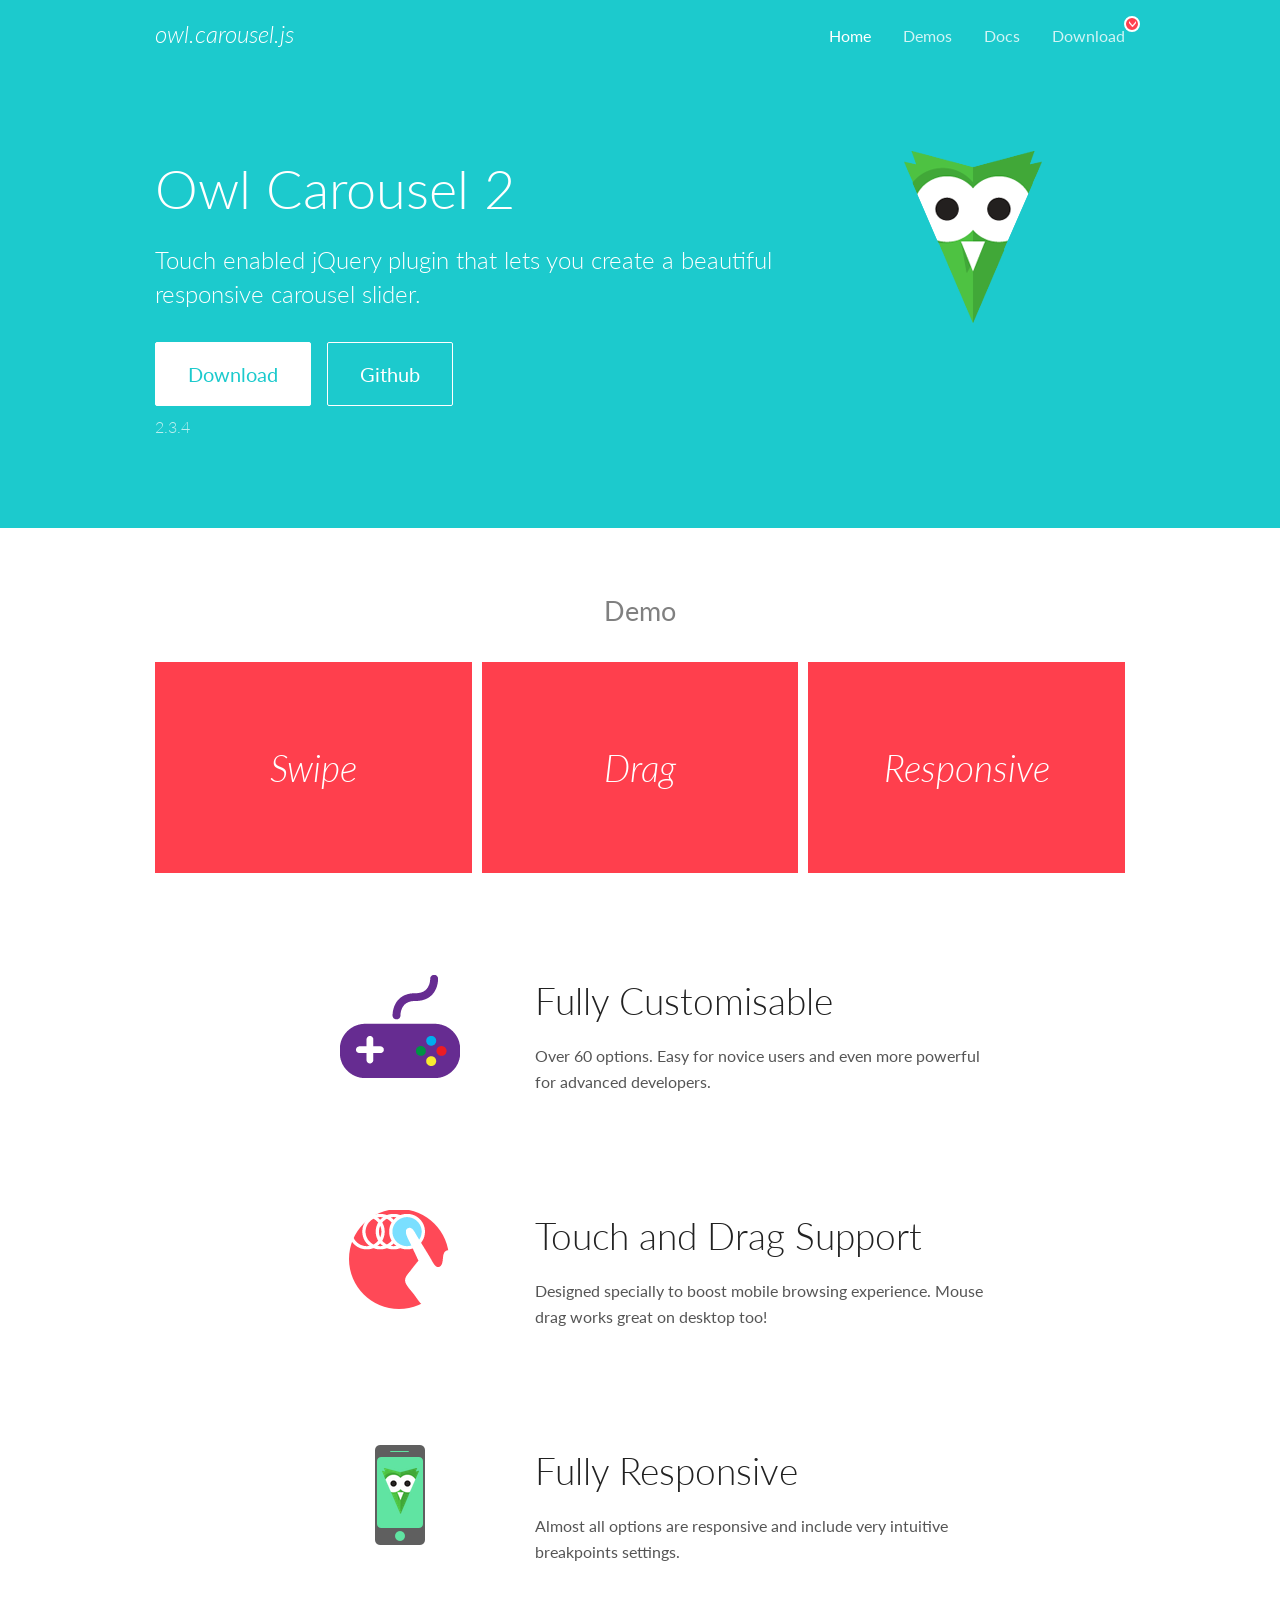
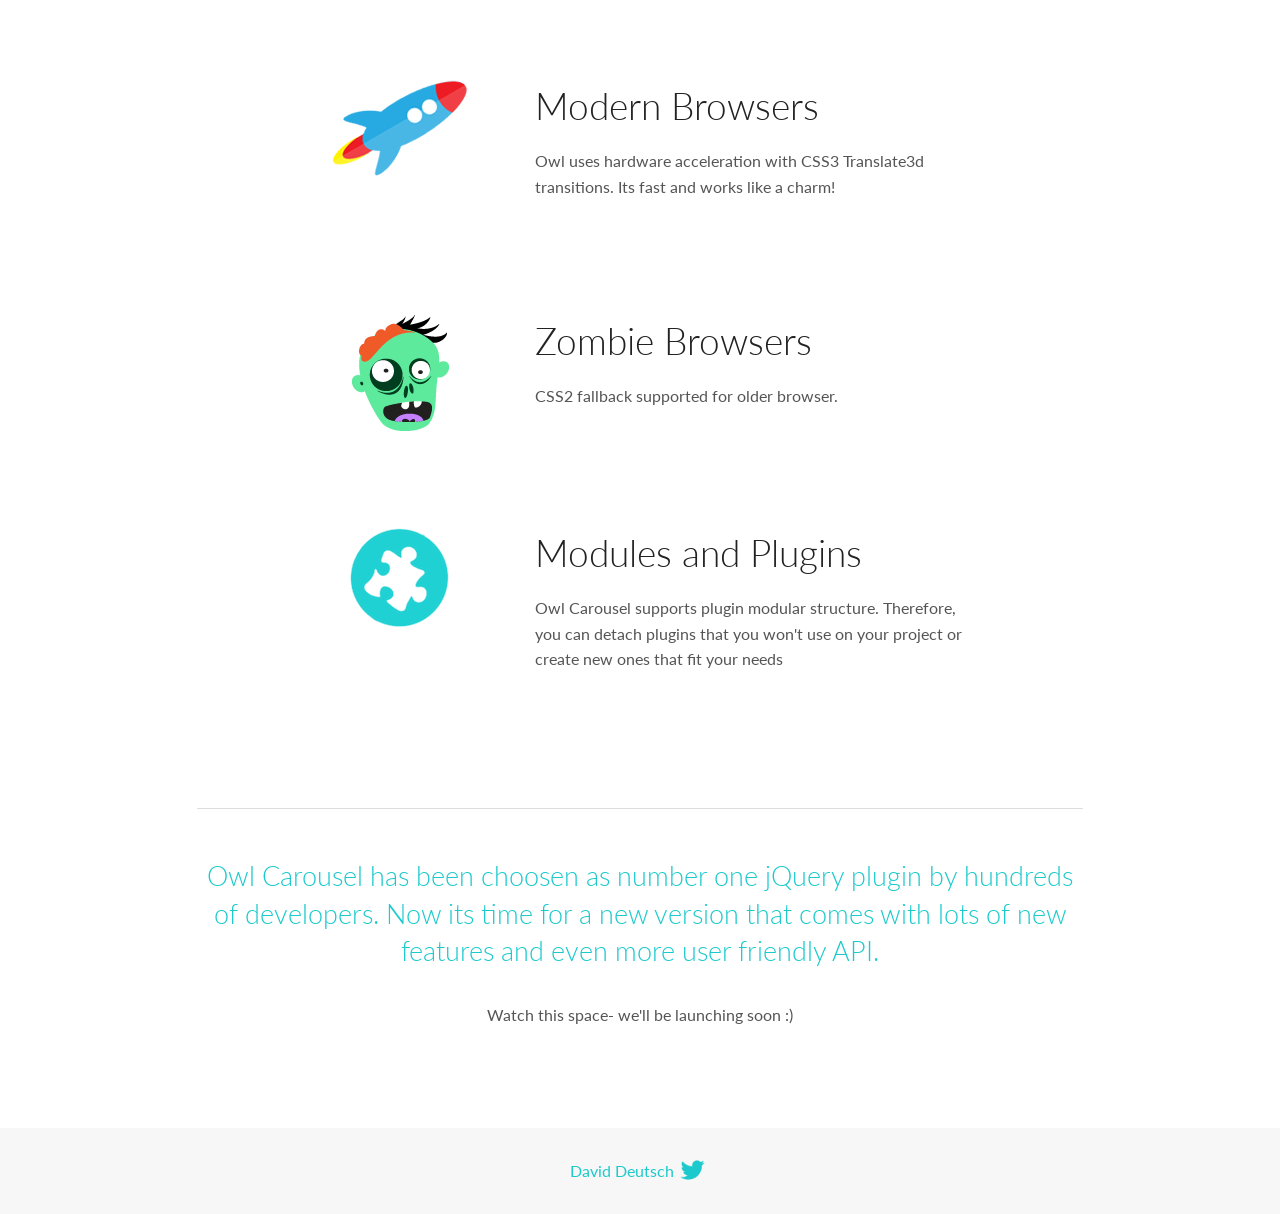
<file: frontend/OwlCarousel2-2.3.4/docs/index.html>
<!DOCTYPE html>
<html lang="en">
  <head>

    <!-- head -->
    <meta charset="utf-8">
    <meta name="msapplication-tap-highlight" content="no" />
    <meta name="viewport" content="width=device-width, initial-scale=1.0" />
    <meta name="description" content="Touch enabled jQuery plugin that lets you create beautiful responsive carousel slider.">
    <meta name="author" content="David Deutsch">
    <title>
      Home | Owl Carousel | 2.3.4
    </title>

    <!-- Stylesheets -->
    <link href='https://fonts.googleapis.com/css?family=Lato:300,400,700,400italic,300italic' rel='stylesheet' type='text/css'>
    <link rel="stylesheet" href="assets/css/docs.theme.min.css">

    <!-- Owl Stylesheets -->
    <link rel="stylesheet" href="assets/owlcarousel/assets/owl.carousel.min.css">
    <link rel="stylesheet" href="assets/owlcarousel/assets/owl.theme.default.min.css">

    <!-- HTML5 shim and Respond.js IE8 support of HTML5 elements and media queries -->

    <!--[if lt IE 9]>
      <script src="https://oss.maxcdn.com/libs/html5shiv/3.7.0/html5shiv.js"></script>
      <script src="https://oss.maxcdn.com/libs/respond.js/1.3.0/respond.min.js"></script>
    <![endif]-->

    <!-- Favicons -->
    <link rel="apple-touch-icon-precomposed" sizes="144x144" href="assets/ico/apple-touch-icon-144-precomposed.png">
    <link rel="shortcut icon" href="assets/ico/favicon.png">
    <link rel="shortcut icon" href="favicon.ico">

    <!-- Yeah i know js should not be in header. Its required for demos.-->

    <!-- javascript -->
    <script src="assets/vendors/jquery.min.js"></script>
    <script src="assets/owlcarousel/owl.carousel.js"></script>
  </head>
  <body>

    <!-- header -->
    <header class="header">
      <div class="row">
        <div class="large-12 columns">
          <div class="brand left">
            <h3>
              <a href="/OwlCarousel2/">owl.carousel.js</a> 
            </h3>
          </div>
          <a id="toggle-nav" class="right">
            <span></span> <span></span> <span></span> 
          </a> 
          <div class="nav-bar">
            <ul class="clearfix">
              <li class="active">
                <a href="/OwlCarousel2/index.html">Home</a> 
              </li>
              <li> <a href="/OwlCarousel2/demos/demos.html">Demos</a>  </li>
              <li> <a href="/OwlCarousel2/docs/started-welcome.html">Docs</a>  </li>
              <li>
                <a href="https://github.com/OwlCarousel2/OwlCarousel2/archive/2.3.4.zip">Download</a> 
                <span class="download"></span> 
              </li>
            </ul>
          </div>
        </div>
      </div>
    </header>

    <!-- home panel -->
    <section id="hero">
      <div class="row">
        <div class="large-8 medium-8 columns">
          <h1>Owl Carousel 2</h1>
          <h4>Touch enabled jQuery plugin that lets you create a beautiful responsive carousel slider.</h4>
          <a href="https://github.com/OwlCarousel2/OwlCarousel2/archive/2.3.4.zip" class="hero-button">Download</a> 
          <a href="https://github.com/OwlCarousel2/OwlCarousel2" class="hero-button outline">Github</a> 
          <p>2.3.4</p>
        </div>
        <div class="large-4 medium-4 columns">
          <img class="owl-logo" src="assets/img/owl-logo.png" alt="mr. Owl">
        </div>
      </div>
    </section>

    <!-- body -->
    <div class="home-demo">
      <div class="row">
        <div class="large-12 columns">
          <h3>Demo</h3>
          <div class="owl-carousel">
            <div class="item">
              <h2>Swipe</h2>
            </div>
            <div class="item">
              <h2>Drag</h2>
            </div>
            <div class="item">
              <h2>Responsive</h2>
            </div>
            <div class="item">
              <h2>CSS3</h2>
            </div>
            <div class="item">
              <h2>Fast</h2>
            </div>
            <div class="item">
              <h2>Easy</h2>
            </div>
            <div class="item">
              <h2>Free</h2>
            </div>
            <div class="item">
              <h2>Upgradable</h2>
            </div>
            <div class="item">
              <h2>Tons of options</h2>
            </div>
            <div class="item">
              <h2>Infinity</h2>
            </div>
            <div class="item">
              <h2>Auto Width</h2>
            </div>
          </div>
        </div>
      </div>
    </div>
    <script>
      var owl = $('.owl-carousel');
      owl.owlCarousel({
        margin: 10,
        loop: true,
        responsive: {
          0: {
            items: 1
          },
          600: {
            items: 2
          },
          1000: {
            items: 3
          }
        }
      })
    </script>

    <!-- features -->
    <div id="features">
      <div class="row">
        <div class="small-12 medium-9 small-centered columns">
          <section class="row feature">
            <div class="medium-4 small-12 columns">
              <img src="assets/img/feature-options.png" alt="">
            </div>
            <div class="medium-8 small-12 columns">
              <h2>Fully Customisable</h2>
              <p>Over 60 options. Easy for novice users and even more powerful for advanced developers.</p>
            </div>
          </section>
          <section class="row feature">
            <div class="medium-4 small-12 columns">
              <img src="assets/img/feature-drag.png" alt="">
            </div>
            <div class="medium-8 small-12 columns">
              <h2>Touch and Drag Support</h2>
              <p>Designed specially to boost mobile browsing experience. Mouse drag works great on desktop too!</p>
            </div>
          </section>
          <section class="row feature">
            <div class="medium-4 small-12 columns">
              <img src="assets/img/feature-responsive.png" alt="">
            </div>
            <div class="medium-8 small-12 columns">
              <h2>Fully Responsive</h2>
              <p>Almost all options are responsive and include very intuitive breakpoints settings.</p>
            </div>
          </section>
          <section class="row feature">
            <div class="medium-4 small-12 columns">
              <img src="assets/img/feature-modern.png" alt="">
            </div>
            <div class="medium-8 small-12 columns">
              <h2>Modern Browsers</h2>
              <p>Owl uses hardware acceleration with CSS3 Translate3d transitions. Its fast and works like a charm! </p>
            </div>
          </section>
          <section class="row feature">
            <div class="medium-4 small-12 columns">
              <img src="assets/img/feature-zombie.png" alt="">
            </div>
            <div class="medium-8 small-12 columns">
              <h2>Zombie Browsers</h2>
              <p>CSS2 fallback supported for older browser.</p>
            </div>
          </section>
          <section class="row feature">
            <div class="medium-4 small-12 columns">
              <img src="assets/img/feature-module.png" alt="">
            </div>
            <div class="medium-8 small-12 columns">
              <h2>Modules and Plugins</h2>
              <p>Owl Carousel supports plugin modular structure. Therefore, you can detach plugins that you won&#x27;t use on your project or create new ones that fit your needs</p>
            </div>
          </section>
        </div>
      </div>
    </div>

    <!-- footer -->
    <section id="teaser-text">
      <div class="row">
        <div class="small-12 medium-11 small-centered columns">
          <hr>
          <h3 id="owl-carousel-has-been-choosen-as-number-one-jquery-plugin-by-hundreds-of-developers-now-its-time-for-a-new-version-that-comes-with-lots-of-new-features-and-even-more-user-friendly-api-">Owl Carousel has been choosen as number one jQuery plugin by hundreds of developers. Now its time for a new version that comes with lots of new features and even more user friendly API.</h3>
          <p>Watch this space- we&#39;ll be launching soon :)</p>
        </div>
      </div>
    </section>

    <!-- footer -->
    <footer class="footer">
      <div class="row">
        <div class="large-12 columns">
          <h5>
            <a href="/OwlCarousel2/docs/support-contact.html">David Deutsch</a> 
            <a id="custom-tweet-button" href="https://twitter.com/share?url=https://github.com/OwlCarousel2/OwlCarousel2&text=Owl Carousel - This is so awesome! " target="_blank"></a> 
          </h5>
        </div>
      </div>
    </footer>

    <!-- vendors -->
    <script src="assets/vendors/highlight.js"></script>
    <script src="assets/js/app.js"></script>
  </body>
</html>
</file>
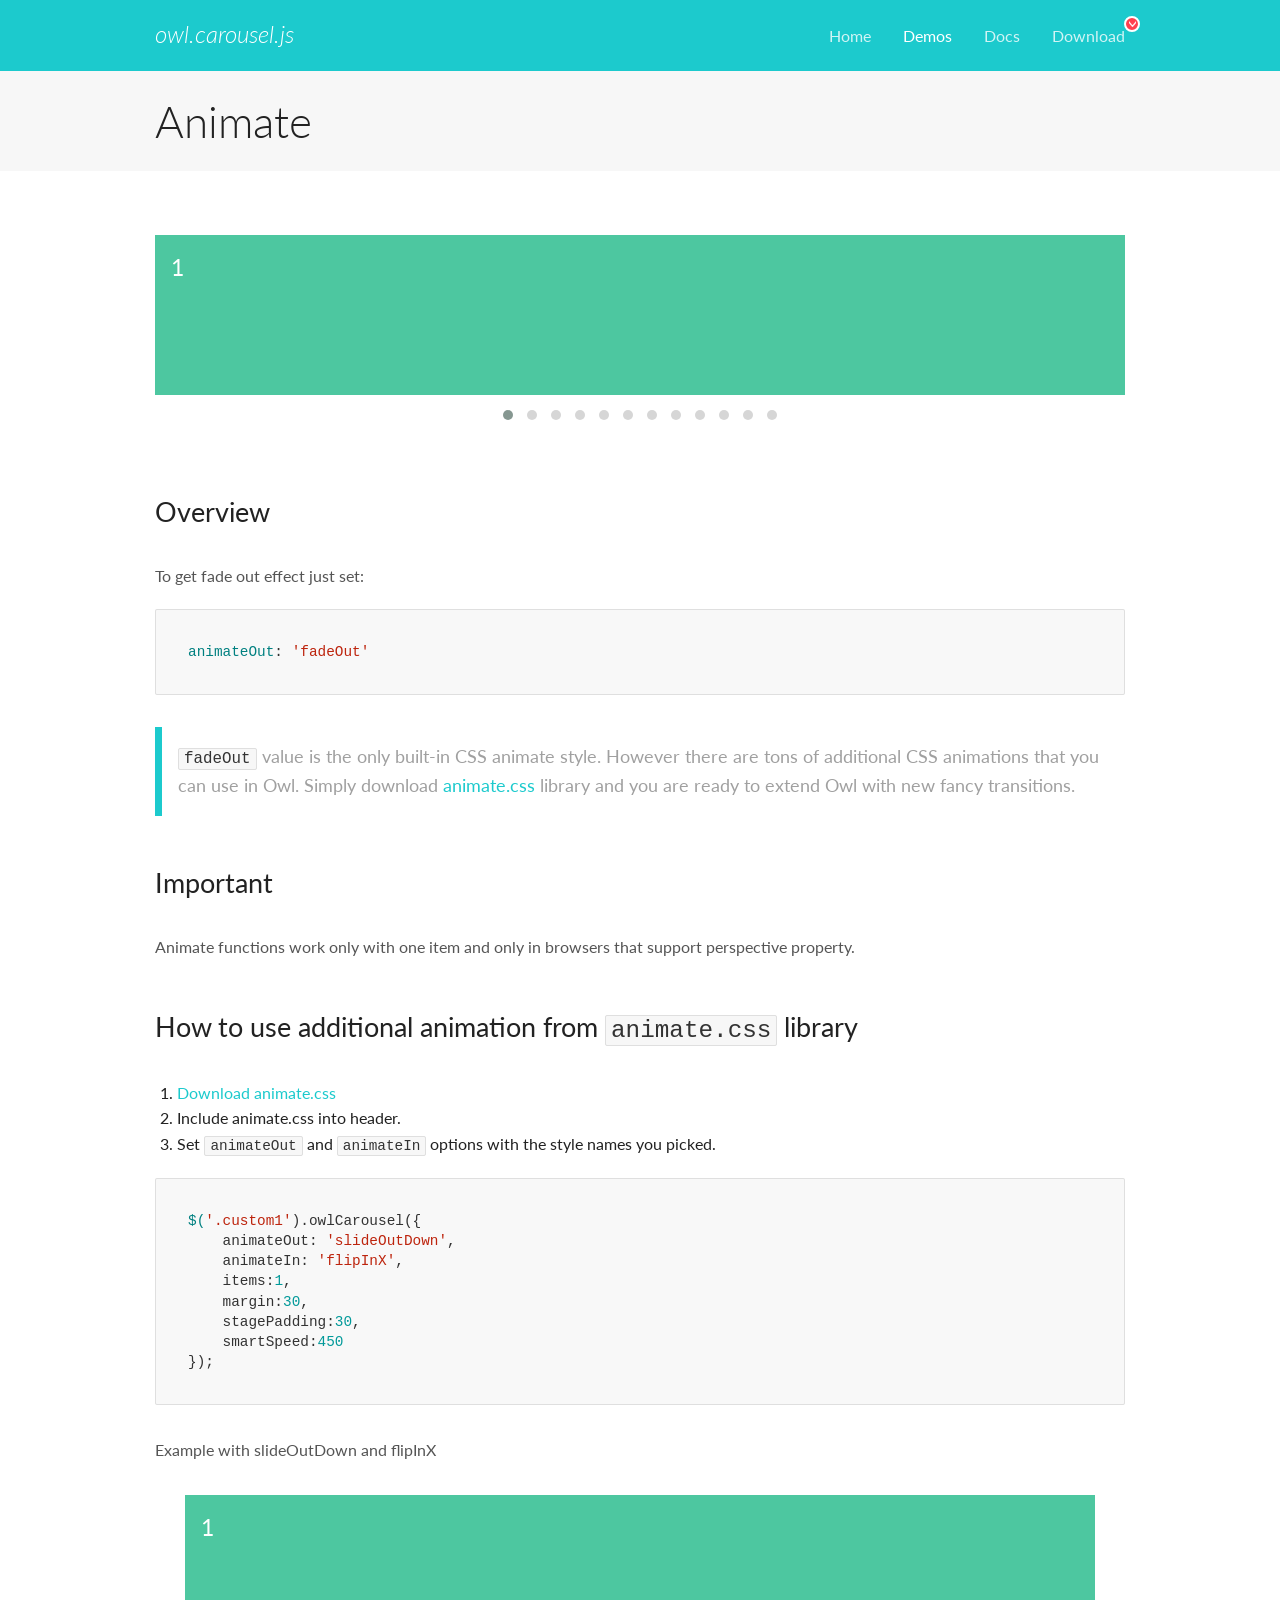
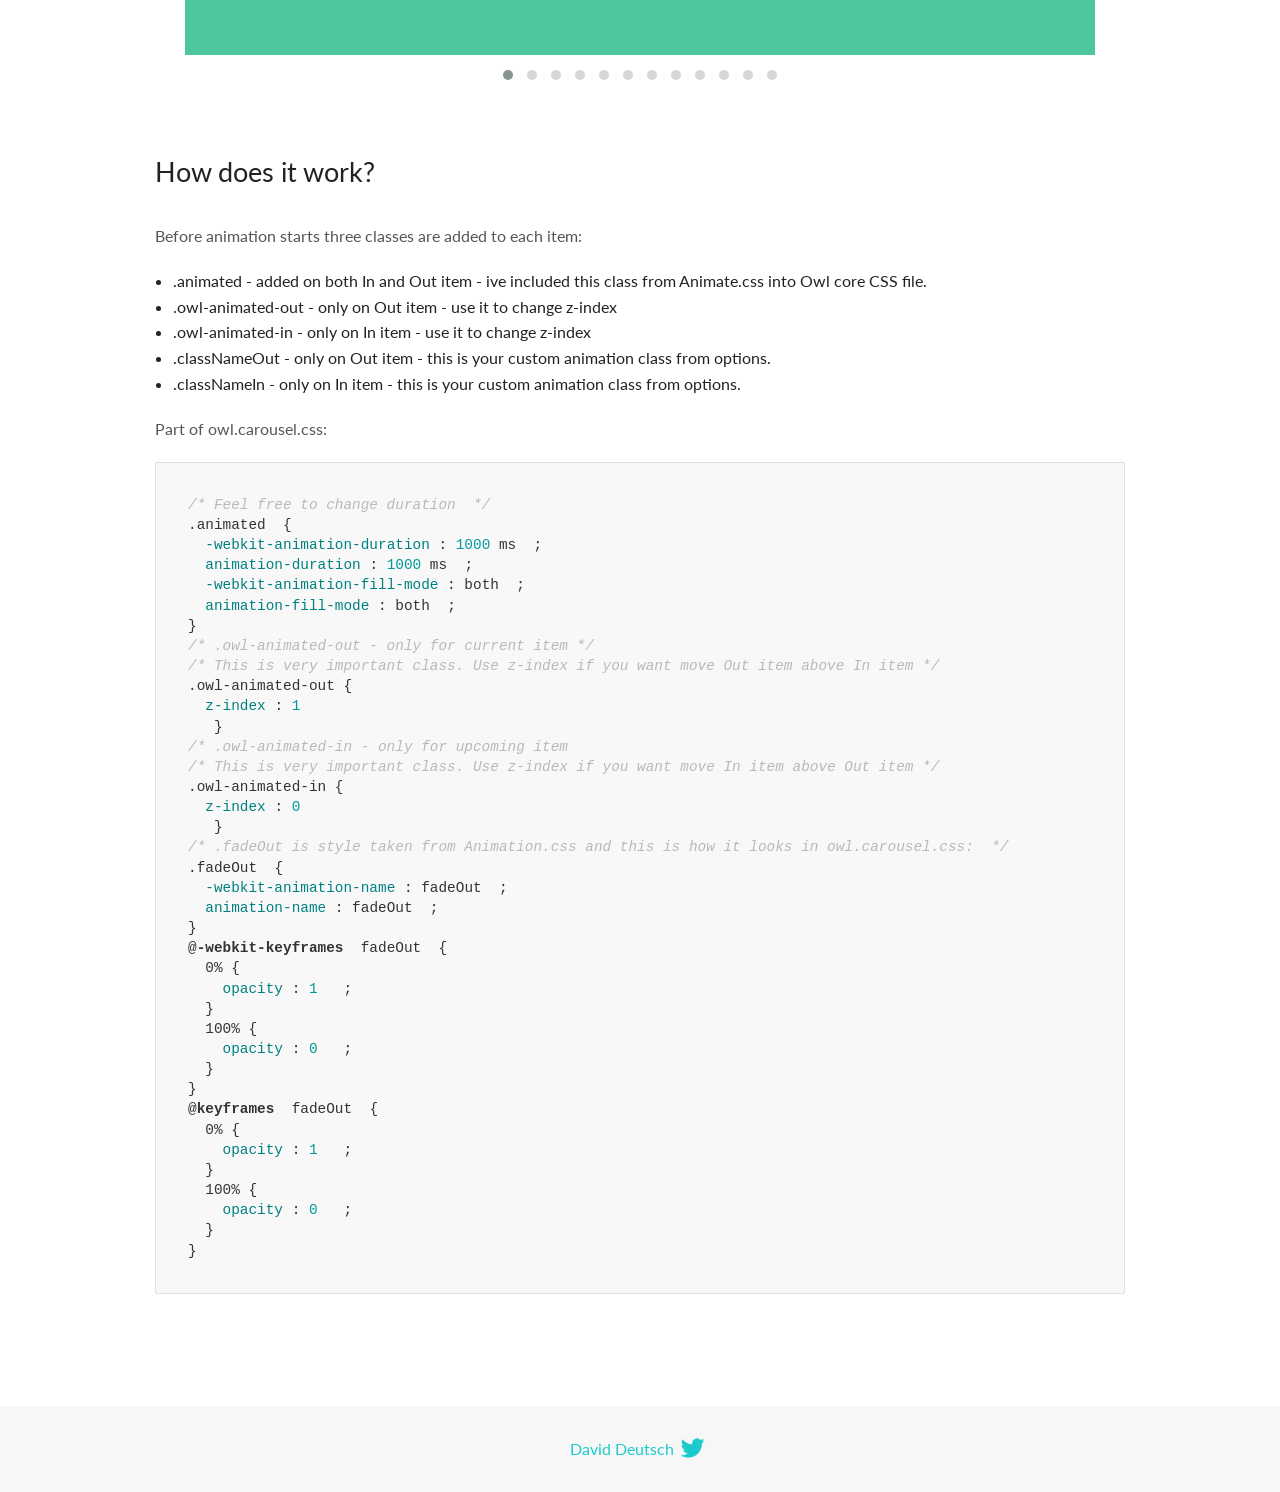
<file: frontend/OwlCarousel2-2.3.4/docs/demos/animate.html>
<!DOCTYPE html>
<html lang="en">
  <head>

    <!-- head -->
    <meta charset="utf-8">
    <meta name="msapplication-tap-highlight" content="no" />
    <meta name="viewport" content="width=device-width, initial-scale=1.0" />
    <meta name="description" content="Animate carousel">
    <meta name="author" content="David Deutsch">
    <title>
      Animate Demo | Owl Carousel | 2.3.4
    </title>

    <!-- Stylesheets -->
    <link href='https://fonts.googleapis.com/css?family=Lato:300,400,700,400italic,300italic' rel='stylesheet' type='text/css'>
    <link rel="stylesheet" href="../assets/css/docs.theme.min.css">

    <!-- Owl Stylesheets -->
    <link rel="stylesheet" href="../assets/owlcarousel/assets/owl.carousel.min.css">
    <link rel="stylesheet" href="../assets/owlcarousel/assets/owl.theme.default.min.css">

    <!-- HTML5 shim and Respond.js IE8 support of HTML5 elements and media queries -->

    <!--[if lt IE 9]>
      <script src="https://oss.maxcdn.com/libs/html5shiv/3.7.0/html5shiv.js"></script>
      <script src="https://oss.maxcdn.com/libs/respond.js/1.3.0/respond.min.js"></script>
    <![endif]-->

    <!-- Favicons -->
    <link rel="apple-touch-icon-precomposed" sizes="144x144" href="../assets/ico/apple-touch-icon-144-precomposed.png">
    <link rel="shortcut icon" href="../assets/ico/favicon.png">
    <link rel="shortcut icon" href="favicon.ico">

    <!-- Yeah i know js should not be in header. Its required for demos.-->

    <!-- javascript -->
    <script src="../assets/vendors/jquery.min.js"></script>
    <script src="../assets/owlcarousel/owl.carousel.js"></script>
  </head>
  <body>

    <!-- header -->
    <header class="header">
      <div class="row">
        <div class="large-12 columns">
          <div class="brand left">
            <h3>
              <a href="/OwlCarousel2/">owl.carousel.js</a> 
            </h3>
          </div>
          <a id="toggle-nav" class="right">
            <span></span> <span></span> <span></span> 
          </a> 
          <div class="nav-bar">
            <ul class="clearfix">
              <li> <a href="/OwlCarousel2/index.html">Home</a>  </li>
              <li class="active">
                <a href="/OwlCarousel2/demos/demos.html">Demos</a> 
              </li>
              <li> <a href="/OwlCarousel2/docs/started-welcome.html">Docs</a>  </li>
              <li>
                <a href="https://github.com/OwlCarousel2/OwlCarousel2/archive/2.3.4.zip">Download</a> 
                <span class="download"></span> 
              </li>
            </ul>
          </div>
        </div>
      </div>
    </header>

    <!-- title -->
    <section class="title">
      <div class="row">
        <div class="large-12 columns">
          <h1>Animate</h1>
        </div>
      </div>
    </section>

    <!--  Demos -->
    <section id="demos">
      <div class="row">
        <div class="large-12 columns">
          <div class="fadeOut owl-carousel owl-theme">
            <div class="item">
              <h4>1</h4>
            </div>
            <div class="item">
              <h4>2</h4>
            </div>
            <div class="item">
              <h4>3</h4>
            </div>
            <div class="item">
              <h4>4</h4>
            </div>
            <div class="item">
              <h4>5</h4>
            </div>
            <div class="item">
              <h4>6</h4>
            </div>
            <div class="item">
              <h4>7</h4>
            </div>
            <div class="item">
              <h4>8</h4>
            </div>
            <div class="item">
              <h4>9</h4>
            </div>
            <div class="item">
              <h4>10</h4>
            </div>
            <div class="item">
              <h4>11</h4>
            </div>
            <div class="item">
              <h4>12</h4>
            </div>
          </div>
          <h3 id="overview">Overview</h3>
          <p>To get fade out effect just set:</p>
          <pre><code>animateOut: &#39;fadeOut&#39;</code></pre>
          <blockquote>
            <p><code>fadeOut</code> value is the only built-in CSS animate style. However there are tons of additional CSS animations that you can use in Owl. Simply download
              <a href="https://daneden.github.io/animate.css/">animate.css</a>  library and you are ready to extend Owl with new fancy transitions.</p>
          </blockquote>
          <h3 id="important">Important</h3>
          <p>Animate functions work only with one item and only in browsers that support perspective property.</p>
          <h3 id="how-to-use-additional-animation-from-animate-css-library">How to use additional animation from <code>animate.css</code> library</h3>
          <ol>
            <li> <a href="https://daneden.github.io/animate.css/">Download animate.css</a>  </li>
            <li>Include animate.css into header.</li>
            <li>Set <code>animateOut</code> and <code>animateIn</code> options with the style names you picked.</li>
          </ol>
          <pre><code>$(&#39;.custom1&#39;).owlCarousel({
    animateOut: &#39;slideOutDown&#39;,
    animateIn: &#39;flipInX&#39;,
    items:1,
    margin:30,
    stagePadding:30,
    smartSpeed:450
});</code></pre>
          <p>Example with slideOutDown and flipInX</p>
          <div class="custom1 owl-carousel owl-theme">
            <div class="item">
              <h4>1</h4>
            </div>
            <div class="item">
              <h4>2</h4>
            </div>
            <div class="item">
              <h4>3</h4>
            </div>
            <div class="item">
              <h4>4</h4>
            </div>
            <div class="item">
              <h4>5</h4>
            </div>
            <div class="item">
              <h4>6</h4>
            </div>
            <div class="item">
              <h4>7</h4>
            </div>
            <div class="item">
              <h4>8</h4>
            </div>
            <div class="item">
              <h4>9</h4>
            </div>
            <div class="item">
              <h4>10</h4>
            </div>
            <div class="item">
              <h4>11</h4>
            </div>
            <div class="item">
              <h4>12</h4>
            </div>
          </div>
          <h3 id="how-does-it-work-">How does it work?</h3>
          <p>Before animation starts three classes are added to each item:</p>
          <ul>
            <li>.animated - added on both In and Out item - ive included this class from Animate.css into Owl core CSS file.</li>
            <li>.owl-animated-out - only on Out item - use it to change z-index</li>
            <li>.owl-animated-in - only on In item - use it to change z-index</li>
            <li>.classNameOut - only on Out item - this is your custom animation class from options.</li>
            <li>.classNameIn - only on In item - this is your custom animation class from options.</li>
          </ul>
          <p>Part of owl.carousel.css:</p>
          <pre><code class="language-css"><span class="comment">/* Feel free to change duration  */</span> 
<span class="class">.animated</span>  <span class="rules">{
  <span class="rule"><span class="attribute">-webkit-animation-duration</span> :<span class="value"> <span class="number">1000</span> ms</span> </span> ;
  <span class="rule"><span class="attribute">animation-duration</span> :<span class="value"> <span class="number">1000</span> ms</span> </span> ;
  <span class="rule"><span class="attribute">-webkit-animation-fill-mode</span> :<span class="value"> both</span> </span> ;
  <span class="rule"><span class="attribute">animation-fill-mode</span> :<span class="value"> both</span> </span> ;
<span class="rule">}</span> </span> 
<span class="comment">/* .owl-animated-out - only for current item */</span> 
<span class="comment">/* This is very important class. Use z-index if you want move Out item above In item */</span> 
<span class="class">.owl-animated-out</span> <span class="rules">{
  <span class="rule"><span class="attribute">z-index</span> :<span class="value"> <span class="number">1</span> 
</span> </span> </span> }
<span class="comment">/* .owl-animated-in - only for upcoming item
/* This is very important class. Use z-index if you want move In item above Out item */</span> 
<span class="class">.owl-animated-in</span> <span class="rules">{
  <span class="rule"><span class="attribute">z-index</span> :<span class="value"> <span class="number">0</span> 
</span> </span> </span> }
<span class="comment">/* .fadeOut is style taken from Animation.css and this is how it looks in owl.carousel.css:  */</span> 
<span class="class">.fadeOut</span>  <span class="rules">{
  <span class="rule"><span class="attribute">-webkit-animation-name</span> :<span class="value"> fadeOut</span> </span> ;
  <span class="rule"><span class="attribute">animation-name</span> :<span class="value"> fadeOut</span> </span> ;
<span class="rule">}</span> </span> 
<span class="at_rule">@<span class="keyword">-webkit-keyframes</span>  fadeOut </span> {
  0% <span class="rules">{
    <span class="rule"><span class="attribute">opacity</span> :<span class="value"> <span class="number">1</span> </span> </span> ;
  <span class="rule">}</span> </span> 
  100% <span class="rules">{
    <span class="rule"><span class="attribute">opacity</span> :<span class="value"> <span class="number">0</span> </span> </span> ;
  <span class="rule">}</span> </span> 
}
<span class="at_rule">@<span class="keyword">keyframes</span>  fadeOut </span> {
  0% <span class="rules">{
    <span class="rule"><span class="attribute">opacity</span> :<span class="value"> <span class="number">1</span> </span> </span> ;
  <span class="rule">}</span> </span> 
  100% <span class="rules">{
    <span class="rule"><span class="attribute">opacity</span> :<span class="value"> <span class="number">0</span> </span> </span> ;
  <span class="rule">}</span> </span> 
}</code></pre>
          <link rel="stylesheet" href="../assets/css/animate.css">
          <script>
            jQuery(document).ready(function($) {
              $('.fadeOut').owlCarousel({
                items: 1,
                animateOut: 'fadeOut',
                loop: true,
                margin: 10,
              });
              $('.custom1').owlCarousel({
                animateOut: 'slideOutDown',
                animateIn: 'flipInX',
                items: 1,
                margin: 30,
                stagePadding: 30,
                smartSpeed: 450
              });
            });
          </script>
        </div>
      </div>
    </section>

    <!-- footer -->
    <footer class="footer">
      <div class="row">
        <div class="large-12 columns">
          <h5>
            <a href="/OwlCarousel2/docs/support-contact.html">David Deutsch</a> 
            <a id="custom-tweet-button" href="https://twitter.com/share?url=https://github.com/OwlCarousel2/OwlCarousel2&text=Owl Carousel - This is so awesome! " target="_blank"></a> 
          </h5>
        </div>
      </div>
    </footer>

    <!-- vendors -->
    <script src="../assets/vendors/highlight.js"></script>
    <script src="../assets/js/app.js"></script>
  </body>
</html>
</file>
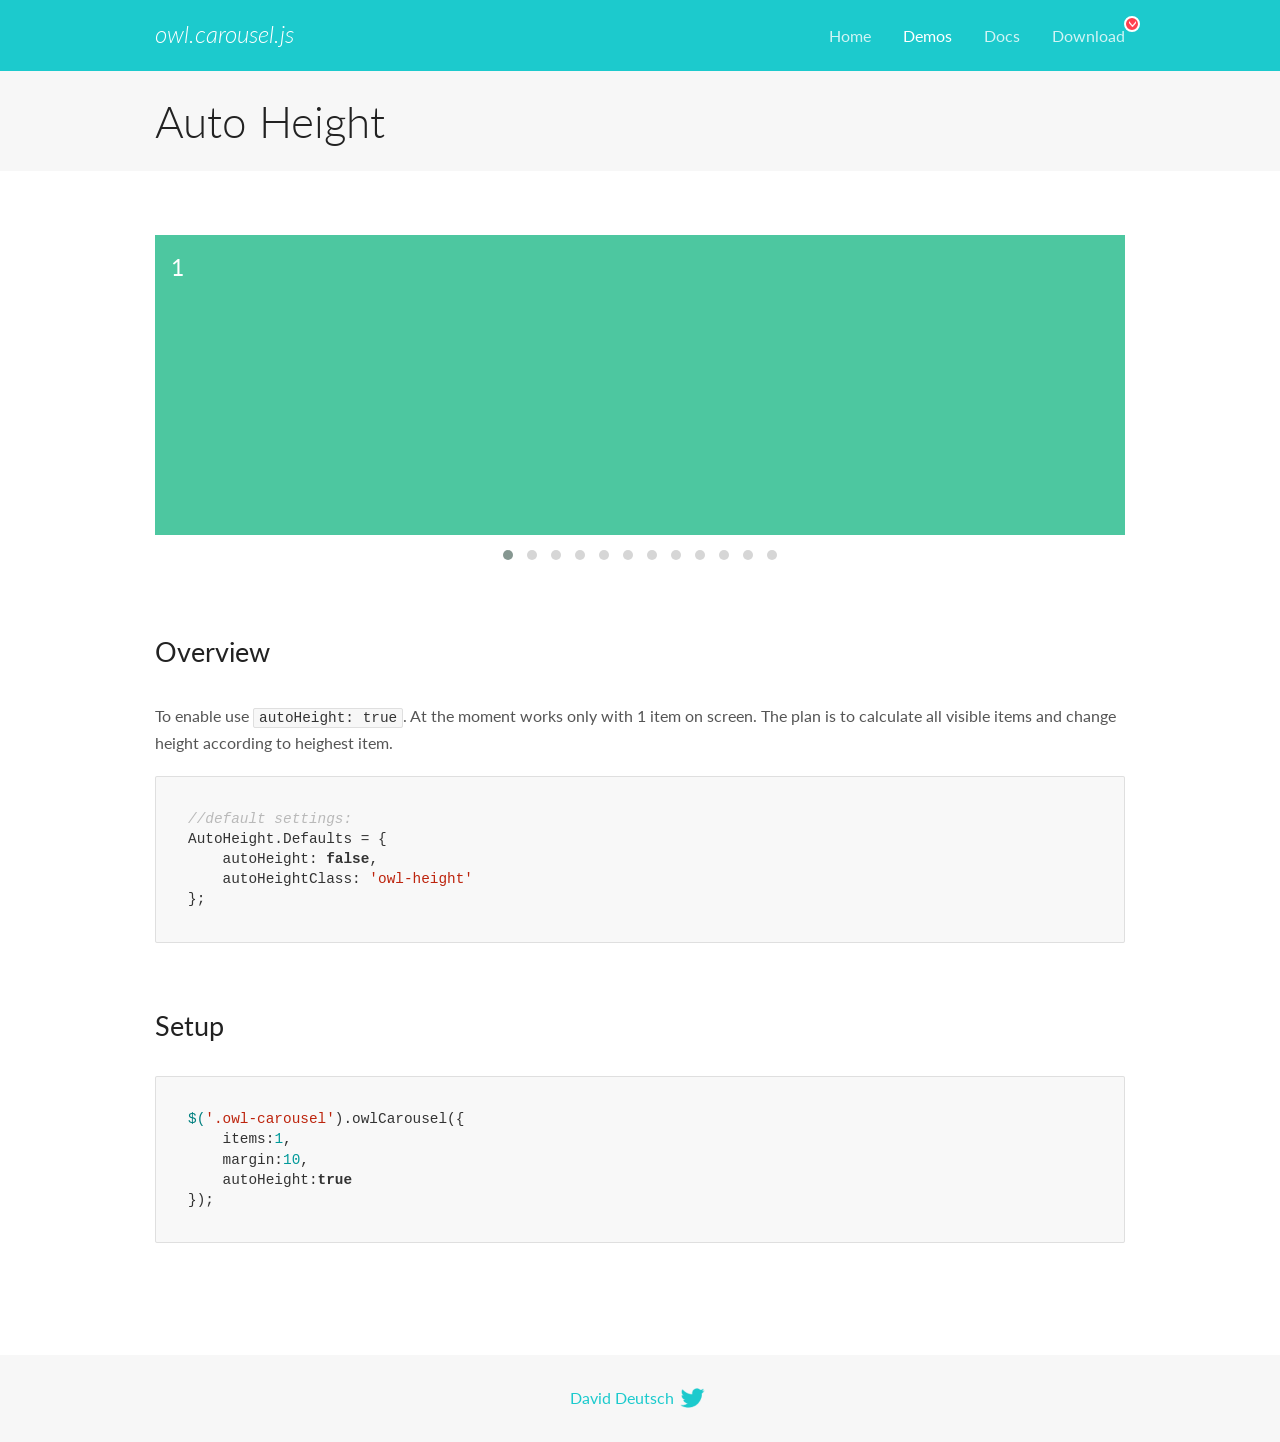
<file: frontend/OwlCarousel2-2.3.4/docs/demos/autoheight.html>
<!DOCTYPE html>
<html lang="en">
  <head>

    <!-- head -->
    <meta charset="utf-8">
    <meta name="msapplication-tap-highlight" content="no" />
    <meta name="viewport" content="width=device-width, initial-scale=1.0" />
    <meta name="description" content="autoHeight usage demo">
    <meta name="author" content="David Deutsch">
    <title>
      Auto Height Demo | Owl Carousel | 2.3.4
    </title>

    <!-- Stylesheets -->
    <link href='https://fonts.googleapis.com/css?family=Lato:300,400,700,400italic,300italic' rel='stylesheet' type='text/css'>
    <link rel="stylesheet" href="../assets/css/docs.theme.min.css">

    <!-- Owl Stylesheets -->
    <link rel="stylesheet" href="../assets/owlcarousel/assets/owl.carousel.min.css">
    <link rel="stylesheet" href="../assets/owlcarousel/assets/owl.theme.default.min.css">

    <!-- HTML5 shim and Respond.js IE8 support of HTML5 elements and media queries -->

    <!--[if lt IE 9]>
      <script src="https://oss.maxcdn.com/libs/html5shiv/3.7.0/html5shiv.js"></script>
      <script src="https://oss.maxcdn.com/libs/respond.js/1.3.0/respond.min.js"></script>
    <![endif]-->

    <!-- Favicons -->
    <link rel="apple-touch-icon-precomposed" sizes="144x144" href="../assets/ico/apple-touch-icon-144-precomposed.png">
    <link rel="shortcut icon" href="../assets/ico/favicon.png">
    <link rel="shortcut icon" href="favicon.ico">

    <!-- Yeah i know js should not be in header. Its required for demos.-->

    <!-- javascript -->
    <script src="../assets/vendors/jquery.min.js"></script>
    <script src="../assets/owlcarousel/owl.carousel.js"></script>
  </head>
  <body>

    <!-- header -->
    <header class="header">
      <div class="row">
        <div class="large-12 columns">
          <div class="brand left">
            <h3>
              <a href="/OwlCarousel2/">owl.carousel.js</a> 
            </h3>
          </div>
          <a id="toggle-nav" class="right">
            <span></span> <span></span> <span></span> 
          </a> 
          <div class="nav-bar">
            <ul class="clearfix">
              <li> <a href="/OwlCarousel2/index.html">Home</a>  </li>
              <li class="active">
                <a href="/OwlCarousel2/demos/demos.html">Demos</a> 
              </li>
              <li> <a href="/OwlCarousel2/docs/started-welcome.html">Docs</a>  </li>
              <li>
                <a href="https://github.com/OwlCarousel2/OwlCarousel2/archive/2.3.4.zip">Download</a> 
                <span class="download"></span> 
              </li>
            </ul>
          </div>
        </div>
      </div>
    </header>

    <!-- title -->
    <section class="title">
      <div class="row">
        <div class="large-12 columns">
          <h1>Auto Height</h1>
        </div>
      </div>
    </section>

    <!--  Demos -->
    <section id="demos">
      <div class="row">
        <div class="large-12 columns">
          <div class="owl-carousel owl-theme">
            <div class="item" style="height:300px">
              <h4>1</h4>
            </div>
            <div class="item" style="height:100px">
              <h4>2</h4>
            </div>
            <div class="item" style="height:500px">
              <h4>3</h4>
            </div>
            <div class="item" style="height:250px">
              <h4>4</h4>
            </div>
            <div class="item" style="height:400px">
              <h4>5</h4>
            </div>
            <div class="item" style="height:500px">
              <h4>6</h4>
            </div>
            <div class="item" style="height:600px">
              <h4>7</h4>
            </div>
            <div class="item" style="height:400px">
              <h4>8</h4>
            </div>
            <div class="item" style="height:300px">
              <h4>9</h4>
            </div>
            <div class="item" style="height:350px">
              <h4>10</h4>
            </div>
            <div class="item" style="height:200px">
              <h4>11</h4>
            </div>
            <div class="item" style="height:150px">
              <h4>12</h4>
            </div>
          </div>
          <h3 id="overview">Overview</h3>
          <p>To enable use <code>autoHeight: true</code>. At the moment works only with 1 item on screen. The plan is to calculate all visible items and change height according to heighest item.</p>
          <pre><code>//default settings:
AutoHeight.Defaults = {
    autoHeight: false,
    autoHeightClass: &#39;owl-height&#39;
};</code></pre>
          <h3 id="setup">Setup</h3>
          <pre><code>$(&#39;.owl-carousel&#39;).owlCarousel({
    items:1,
    margin:10,
    autoHeight:true
});</code></pre>
          <script>
            $(document).ready(function() {
              $('.owl-carousel').owlCarousel({
                items: 1,
                margin: 10,
                autoHeight: true
              });
            })
          </script>
        </div>
      </div>
    </section>

    <!-- footer -->
    <footer class="footer">
      <div class="row">
        <div class="large-12 columns">
          <h5>
            <a href="/OwlCarousel2/docs/support-contact.html">David Deutsch</a> 
            <a id="custom-tweet-button" href="https://twitter.com/share?url=https://github.com/OwlCarousel2/OwlCarousel2&text=Owl Carousel - This is so awesome! " target="_blank"></a> 
          </h5>
        </div>
      </div>
    </footer>

    <!-- vendors -->
    <script src="../assets/vendors/highlight.js"></script>
    <script src="../assets/js/app.js"></script>
  </body>
</html>
</file>
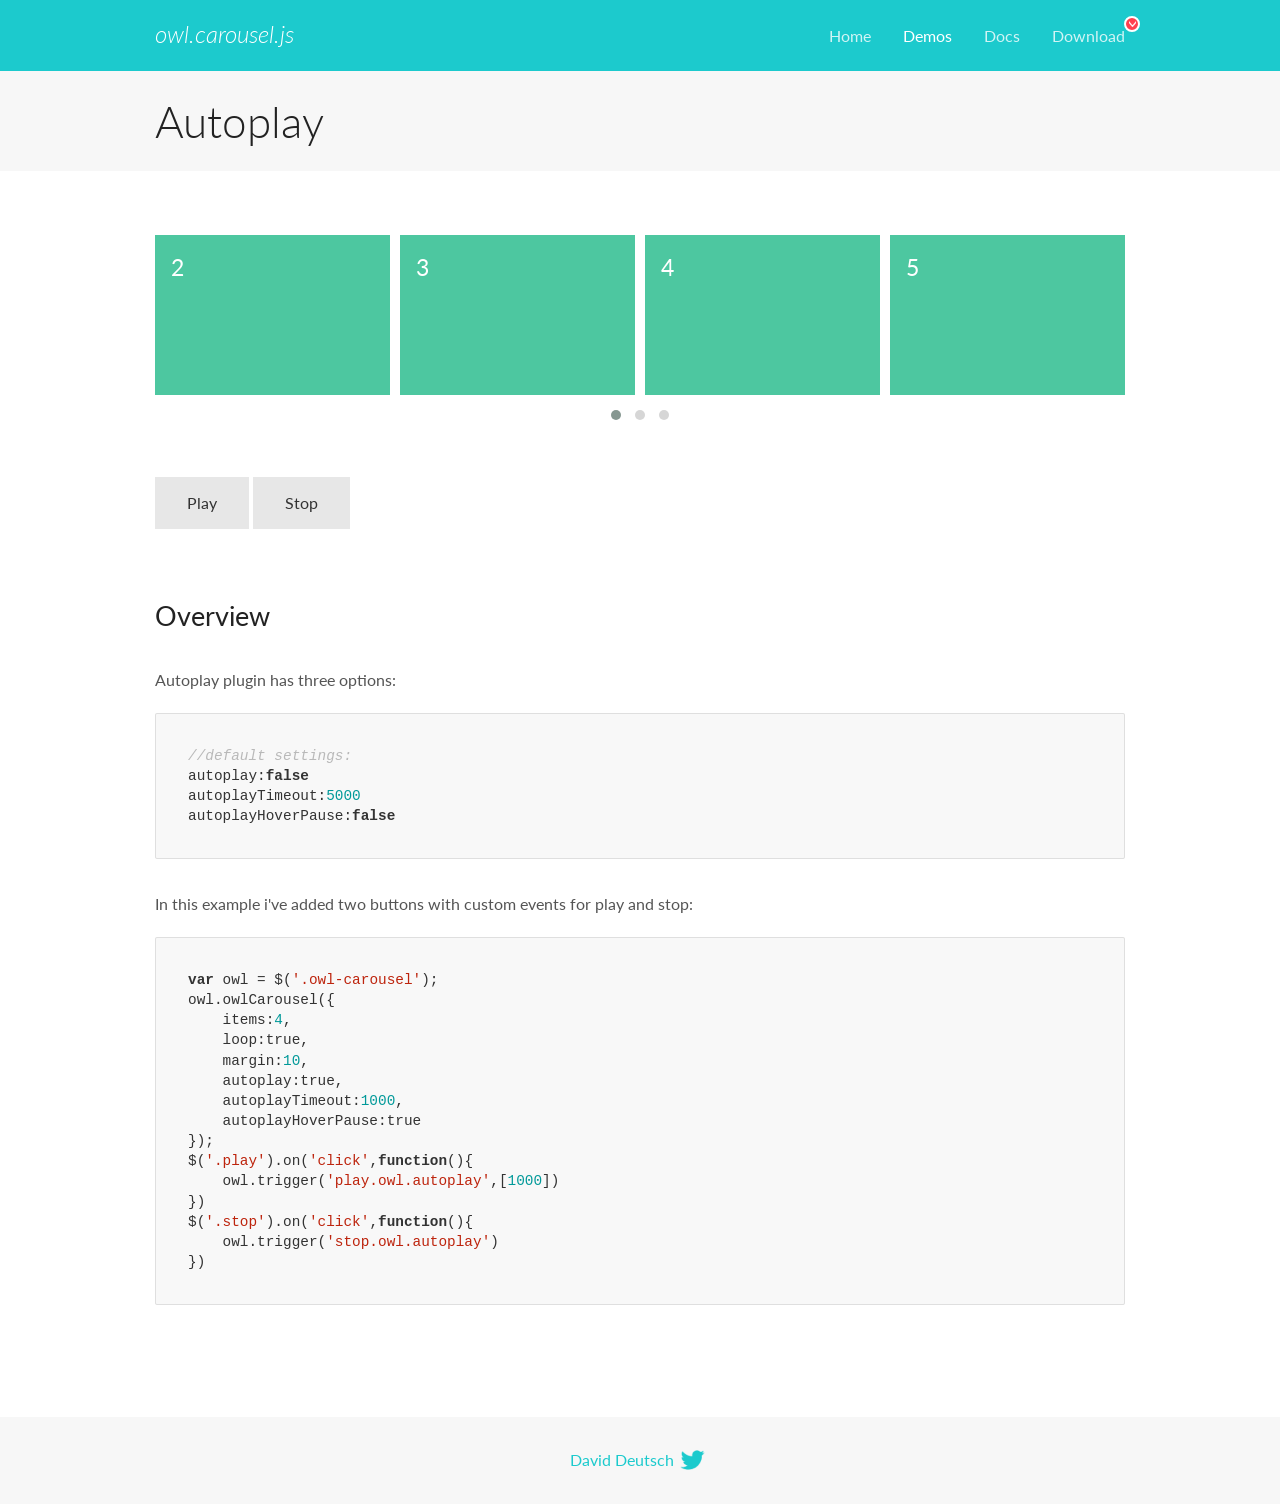
<file: frontend/OwlCarousel2-2.3.4/docs/demos/autoplay.html>
<!DOCTYPE html>
<html lang="en">
  <head>

    <!-- head -->
    <meta charset="utf-8">
    <meta name="msapplication-tap-highlight" content="no" />
    <meta name="viewport" content="width=device-width, initial-scale=1.0" />
    <meta name="description" content="Autoplay usage demo">
    <meta name="author" content="David Deutsch">
    <title>
      Autoplay Demo | Owl Carousel | 2.3.4
    </title>

    <!-- Stylesheets -->
    <link href='https://fonts.googleapis.com/css?family=Lato:300,400,700,400italic,300italic' rel='stylesheet' type='text/css'>
    <link rel="stylesheet" href="../assets/css/docs.theme.min.css">

    <!-- Owl Stylesheets -->
    <link rel="stylesheet" href="../assets/owlcarousel/assets/owl.carousel.min.css">
    <link rel="stylesheet" href="../assets/owlcarousel/assets/owl.theme.default.min.css">

    <!-- HTML5 shim and Respond.js IE8 support of HTML5 elements and media queries -->

    <!--[if lt IE 9]>
      <script src="https://oss.maxcdn.com/libs/html5shiv/3.7.0/html5shiv.js"></script>
      <script src="https://oss.maxcdn.com/libs/respond.js/1.3.0/respond.min.js"></script>
    <![endif]-->

    <!-- Favicons -->
    <link rel="apple-touch-icon-precomposed" sizes="144x144" href="../assets/ico/apple-touch-icon-144-precomposed.png">
    <link rel="shortcut icon" href="../assets/ico/favicon.png">
    <link rel="shortcut icon" href="favicon.ico">

    <!-- Yeah i know js should not be in header. Its required for demos.-->

    <!-- javascript -->
    <script src="../assets/vendors/jquery.min.js"></script>
    <script src="../assets/owlcarousel/owl.carousel.js"></script>
  </head>
  <body>

    <!-- header -->
    <header class="header">
      <div class="row">
        <div class="large-12 columns">
          <div class="brand left">
            <h3>
              <a href="/OwlCarousel2/">owl.carousel.js</a> 
            </h3>
          </div>
          <a id="toggle-nav" class="right">
            <span></span> <span></span> <span></span> 
          </a> 
          <div class="nav-bar">
            <ul class="clearfix">
              <li> <a href="/OwlCarousel2/index.html">Home</a>  </li>
              <li class="active">
                <a href="/OwlCarousel2/demos/demos.html">Demos</a> 
              </li>
              <li> <a href="/OwlCarousel2/docs/started-welcome.html">Docs</a>  </li>
              <li>
                <a href="https://github.com/OwlCarousel2/OwlCarousel2/archive/2.3.4.zip">Download</a> 
                <span class="download"></span> 
              </li>
            </ul>
          </div>
        </div>
      </div>
    </header>

    <!-- title -->
    <section class="title">
      <div class="row">
        <div class="large-12 columns">
          <h1>Autoplay</h1>
        </div>
      </div>
    </section>

    <!--  Demos -->
    <section id="demos">
      <div class="row">
        <div class="large-12 columns">
          <div class="owl-carousel owl-theme">
            <div class="item">
              <h4>1</h4>
            </div>
            <div class="item">
              <h4>2</h4>
            </div>
            <div class="item">
              <h4>3</h4>
            </div>
            <div class="item">
              <h4>4</h4>
            </div>
            <div class="item">
              <h4>5</h4>
            </div>
            <div class="item">
              <h4>6</h4>
            </div>
            <div class="item">
              <h4>7</h4>
            </div>
            <div class="item">
              <h4>8</h4>
            </div>
            <div class="item">
              <h4>9</h4>
            </div>
            <div class="item">
              <h4>10</h4>
            </div>
            <div class="item">
              <h4>11</h4>
            </div>
            <div class="item">
              <h4>12</h4>
            </div>
          </div>
          <a class="button secondary play">Play</a> 
          <a class="button secondary stop">Stop</a> 
          <h3 id="overview">Overview</h3>
          <p>Autoplay plugin has three options:</p>
          <pre><code>//default settings:
autoplay:false
autoplayTimeout:5000
autoplayHoverPause:false</code></pre>
          <p>In this example i&#39;ve added two buttons with custom events for play and stop:</p>
          <pre><code>var owl = $(&#39;.owl-carousel&#39;);
owl.owlCarousel({
    items:4,
    loop:true,
    margin:10,
    autoplay:true,
    autoplayTimeout:1000,
    autoplayHoverPause:true
});
$(&#39;.play&#39;).on(&#39;click&#39;,function(){
    owl.trigger(&#39;play.owl.autoplay&#39;,[1000])
})
$(&#39;.stop&#39;).on(&#39;click&#39;,function(){
    owl.trigger(&#39;stop.owl.autoplay&#39;)
})</code></pre>
          <script>
            $(document).ready(function() {
              var owl = $('.owl-carousel');
              owl.owlCarousel({
                items: 4,
                loop: true,
                margin: 10,
                autoplay: true,
                autoplayTimeout: 1000,
                autoplayHoverPause: true
              });
              $('.play').on('click', function() {
                owl.trigger('play.owl.autoplay', [1000])
              })
              $('.stop').on('click', function() {
                owl.trigger('stop.owl.autoplay')
              })
            })
          </script>
        </div>
      </div>
    </section>

    <!-- footer -->
    <footer class="footer">
      <div class="row">
        <div class="large-12 columns">
          <h5>
            <a href="/OwlCarousel2/docs/support-contact.html">David Deutsch</a> 
            <a id="custom-tweet-button" href="https://twitter.com/share?url=https://github.com/OwlCarousel2/OwlCarousel2&text=Owl Carousel - This is so awesome! " target="_blank"></a> 
          </h5>
        </div>
      </div>
    </footer>

    <!-- vendors -->
    <script src="../assets/vendors/highlight.js"></script>
    <script src="../assets/js/app.js"></script>
  </body>
</html>
</file>
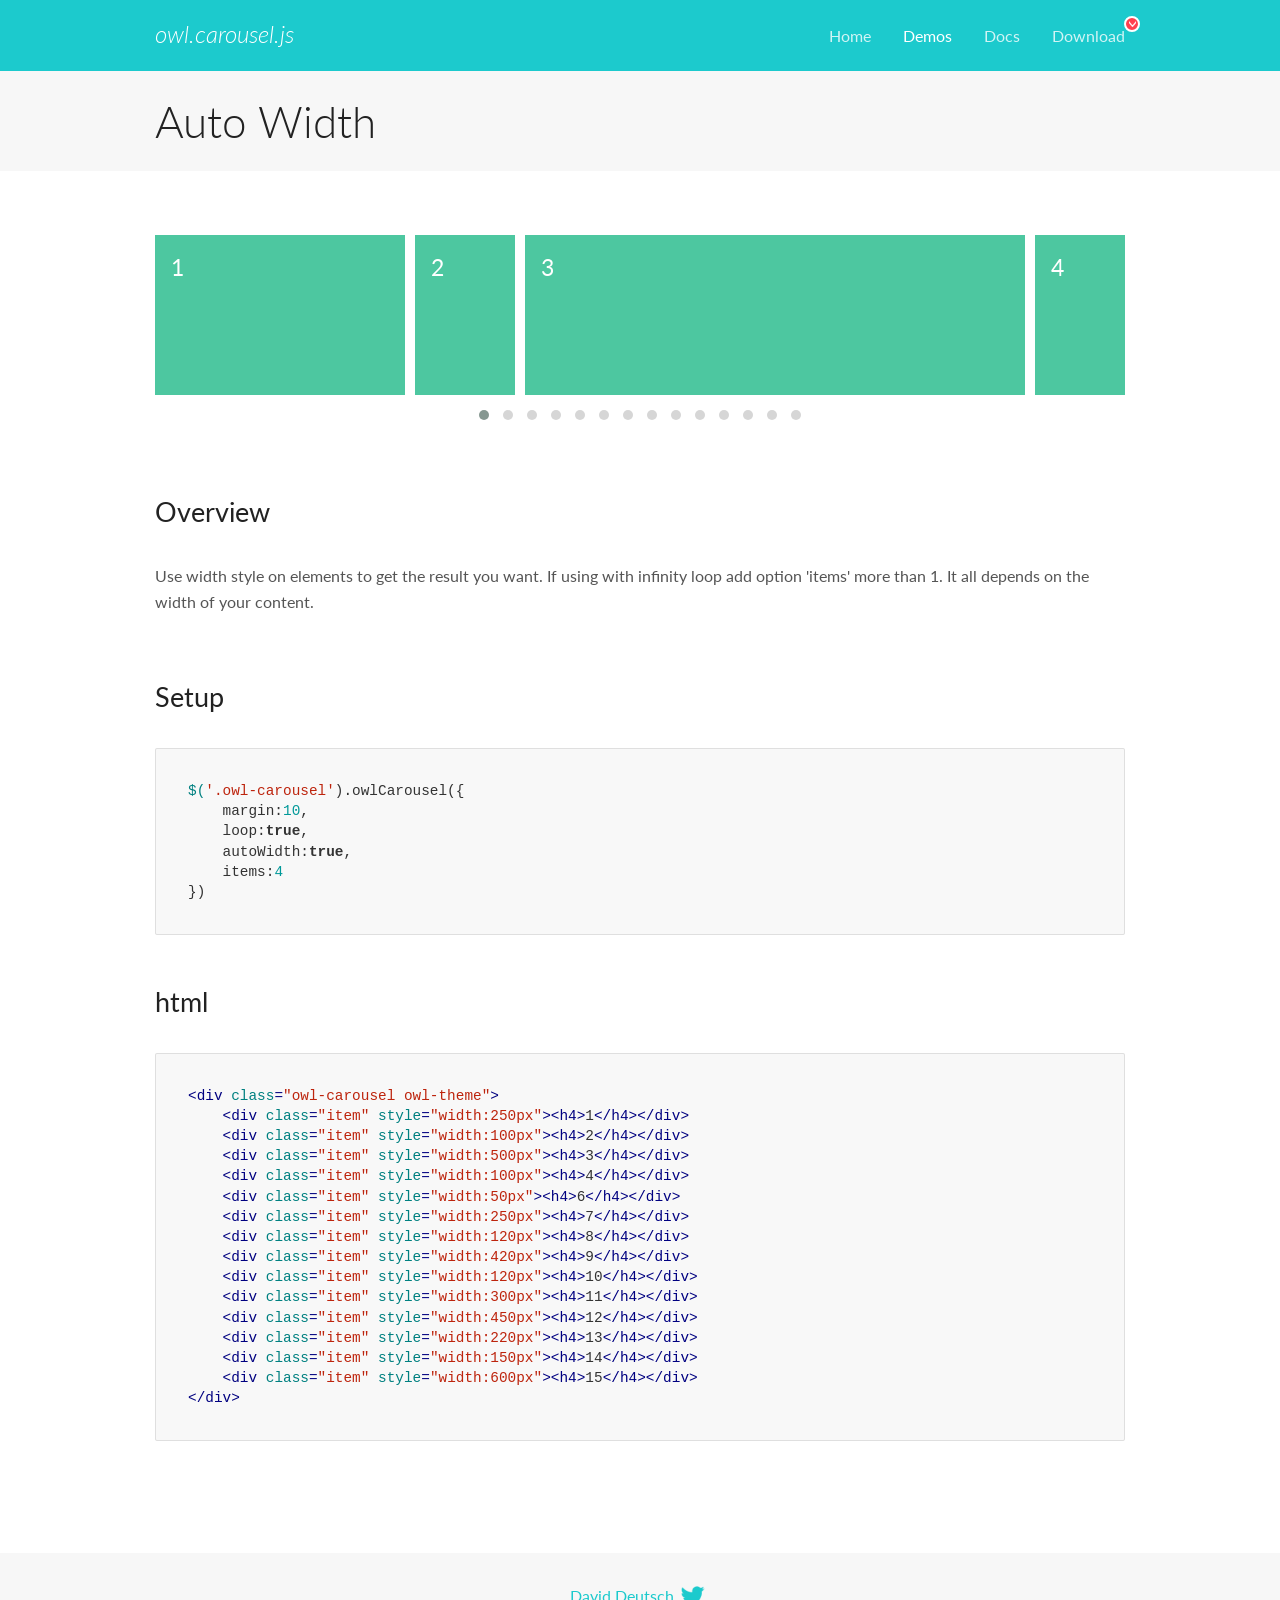
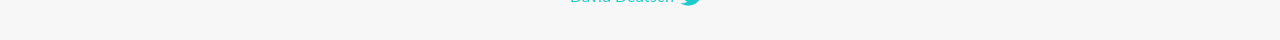
<file: frontend/OwlCarousel2-2.3.4/docs/demos/autowidth.html>
<!DOCTYPE html>
<html lang="en">
  <head>

    <!-- head -->
    <meta charset="utf-8">
    <meta name="msapplication-tap-highlight" content="no" />
    <meta name="viewport" content="width=device-width, initial-scale=1.0" />
    <meta name="description" content="Auto Width">
    <meta name="author" content="David Deutsch">
    <title>
      Auto Width Demo | Owl Carousel | 2.3.4
    </title>

    <!-- Stylesheets -->
    <link href='https://fonts.googleapis.com/css?family=Lato:300,400,700,400italic,300italic' rel='stylesheet' type='text/css'>
    <link rel="stylesheet" href="../assets/css/docs.theme.min.css">

    <!-- Owl Stylesheets -->
    <link rel="stylesheet" href="../assets/owlcarousel/assets/owl.carousel.min.css">
    <link rel="stylesheet" href="../assets/owlcarousel/assets/owl.theme.default.min.css">

    <!-- HTML5 shim and Respond.js IE8 support of HTML5 elements and media queries -->

    <!--[if lt IE 9]>
      <script src="https://oss.maxcdn.com/libs/html5shiv/3.7.0/html5shiv.js"></script>
      <script src="https://oss.maxcdn.com/libs/respond.js/1.3.0/respond.min.js"></script>
    <![endif]-->

    <!-- Favicons -->
    <link rel="apple-touch-icon-precomposed" sizes="144x144" href="../assets/ico/apple-touch-icon-144-precomposed.png">
    <link rel="shortcut icon" href="../assets/ico/favicon.png">
    <link rel="shortcut icon" href="favicon.ico">

    <!-- Yeah i know js should not be in header. Its required for demos.-->

    <!-- javascript -->
    <script src="../assets/vendors/jquery.min.js"></script>
    <script src="../assets/owlcarousel/owl.carousel.js"></script>
  </head>
  <body>

    <!-- header -->
    <header class="header">
      <div class="row">
        <div class="large-12 columns">
          <div class="brand left">
            <h3>
              <a href="/OwlCarousel2/">owl.carousel.js</a> 
            </h3>
          </div>
          <a id="toggle-nav" class="right">
            <span></span> <span></span> <span></span> 
          </a> 
          <div class="nav-bar">
            <ul class="clearfix">
              <li> <a href="/OwlCarousel2/index.html">Home</a>  </li>
              <li class="active">
                <a href="/OwlCarousel2/demos/demos.html">Demos</a> 
              </li>
              <li> <a href="/OwlCarousel2/docs/started-welcome.html">Docs</a>  </li>
              <li>
                <a href="https://github.com/OwlCarousel2/OwlCarousel2/archive/2.3.4.zip">Download</a> 
                <span class="download"></span> 
              </li>
            </ul>
          </div>
        </div>
      </div>
    </header>

    <!-- title -->
    <section class="title">
      <div class="row">
        <div class="large-12 columns">
          <h1>Auto Width</h1>
        </div>
      </div>
    </section>

    <!--  Demos -->
    <section id="demos">
      <div class="row">
        <div class="large-12 columns">
          <div class="owl-carousel owl-theme">
            <div class="item" style="width:250px">
              <h4>1</h4>
            </div>
            <div class="item" style="width:100px">
              <h4>2</h4>
            </div>
            <div class="item" style="width:500px">
              <h4>3</h4>
            </div>
            <div class="item" style="width:100px">
              <h4>4</h4>
            </div>
            <div class="item" style="width:50px">
              <h4>6</h4>
            </div>
            <div class="item" style="width:250px">
              <h4>7</h4>
            </div>
            <div class="item" style="width:120px">
              <h4>8</h4>
            </div>
            <div class="item" style="width:420px">
              <h4>9</h4>
            </div>
            <div class="item" style="width:120px">
              <h4>10</h4>
            </div>
            <div class="item" style="width:300px">
              <h4>11</h4>
            </div>
            <div class="item" style="width:450px">
              <h4>12</h4>
            </div>
            <div class="item" style="width:220px">
              <h4>13</h4>
            </div>
            <div class="item" style="width:150px">
              <h4>14</h4>
            </div>
            <div class="item" style="width:600px">
              <h4>15</h4>
            </div>
          </div>
          <h3 id="overview">Overview</h3>
          <p>Use width style on elements to get the result you want. If using with infinity loop add option &#39;items&#39; more than 1. It all depends on the width of your content.</p>
          <h3 id="setup">Setup</h3>
          <pre><code>$(&#39;.owl-carousel&#39;).owlCarousel({
    margin:10,
    loop:true,
    autoWidth:true,
    items:4
})</code></pre>
          <h3 id="html">html</h3>
          <pre><code>&lt;div class=&quot;owl-carousel owl-theme&quot;&gt;
    &lt;div class=&quot;item&quot; style=&quot;width:250px&quot;&gt;&lt;h4&gt;1&lt;/h4&gt;&lt;/div&gt;
    &lt;div class=&quot;item&quot; style=&quot;width:100px&quot;&gt;&lt;h4&gt;2&lt;/h4&gt;&lt;/div&gt;
    &lt;div class=&quot;item&quot; style=&quot;width:500px&quot;&gt;&lt;h4&gt;3&lt;/h4&gt;&lt;/div&gt;
    &lt;div class=&quot;item&quot; style=&quot;width:100px&quot;&gt;&lt;h4&gt;4&lt;/h4&gt;&lt;/div&gt;
    &lt;div class=&quot;item&quot; style=&quot;width:50px&quot;&gt;&lt;h4&gt;6&lt;/h4&gt;&lt;/div&gt;
    &lt;div class=&quot;item&quot; style=&quot;width:250px&quot;&gt;&lt;h4&gt;7&lt;/h4&gt;&lt;/div&gt;
    &lt;div class=&quot;item&quot; style=&quot;width:120px&quot;&gt;&lt;h4&gt;8&lt;/h4&gt;&lt;/div&gt;
    &lt;div class=&quot;item&quot; style=&quot;width:420px&quot;&gt;&lt;h4&gt;9&lt;/h4&gt;&lt;/div&gt;
    &lt;div class=&quot;item&quot; style=&quot;width:120px&quot;&gt;&lt;h4&gt;10&lt;/h4&gt;&lt;/div&gt;
    &lt;div class=&quot;item&quot; style=&quot;width:300px&quot;&gt;&lt;h4&gt;11&lt;/h4&gt;&lt;/div&gt;
    &lt;div class=&quot;item&quot; style=&quot;width:450px&quot;&gt;&lt;h4&gt;12&lt;/h4&gt;&lt;/div&gt;
    &lt;div class=&quot;item&quot; style=&quot;width:220px&quot;&gt;&lt;h4&gt;13&lt;/h4&gt;&lt;/div&gt;
    &lt;div class=&quot;item&quot; style=&quot;width:150px&quot;&gt;&lt;h4&gt;14&lt;/h4&gt;&lt;/div&gt;
    &lt;div class=&quot;item&quot; style=&quot;width:600px&quot;&gt;&lt;h4&gt;15&lt;/h4&gt;&lt;/div&gt;
&lt;/div&gt;</code></pre>
          <script>
            $(document).ready(function() {
              $('.owl-carousel').owlCarousel({
                margin: 10,
                loop: true,
                autoWidth: true,
                items: 4
              })
            })
          </script>
        </div>
      </div>
    </section>

    <!-- footer -->
    <footer class="footer">
      <div class="row">
        <div class="large-12 columns">
          <h5>
            <a href="/OwlCarousel2/docs/support-contact.html">David Deutsch</a> 
            <a id="custom-tweet-button" href="https://twitter.com/share?url=https://github.com/OwlCarousel2/OwlCarousel2&text=Owl Carousel - This is so awesome! " target="_blank"></a> 
          </h5>
        </div>
      </div>
    </footer>

    <!-- vendors -->
    <script src="../assets/vendors/highlight.js"></script>
    <script src="../assets/js/app.js"></script>
  </body>
</html>
</file>
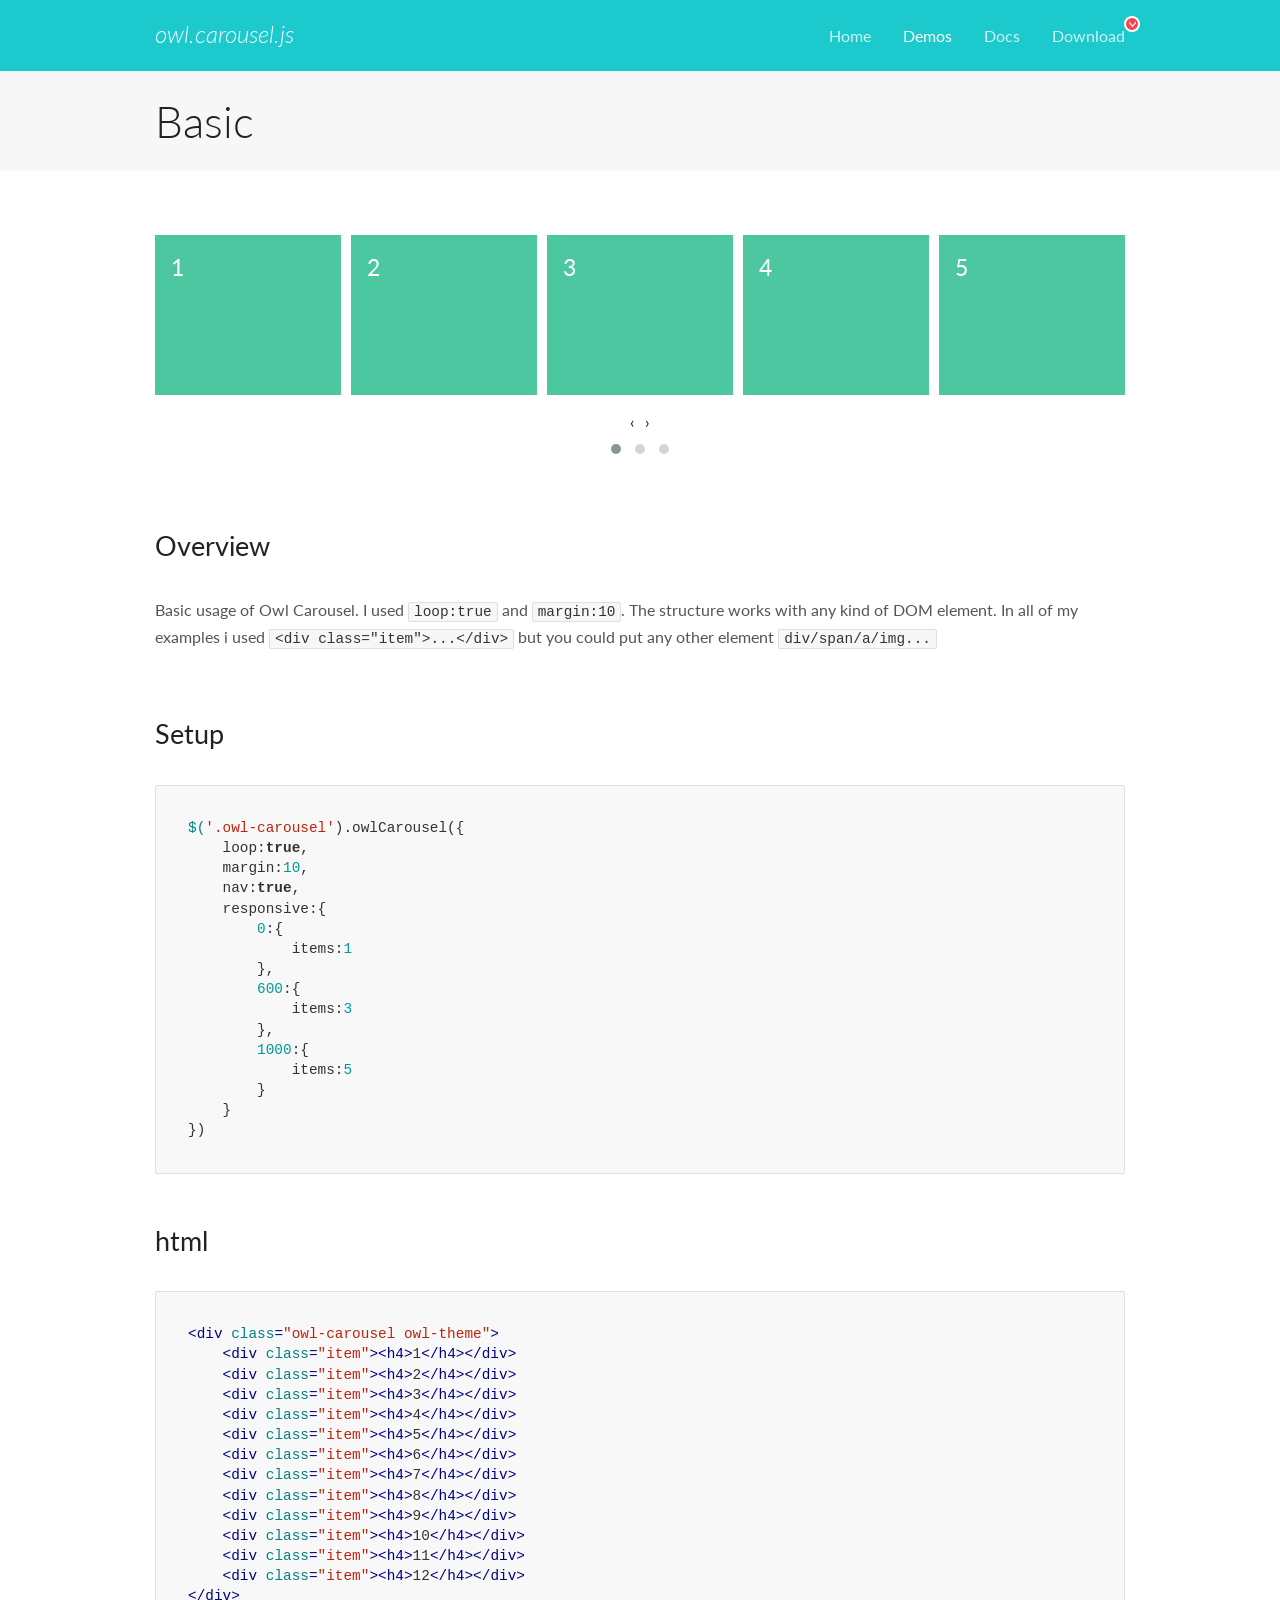
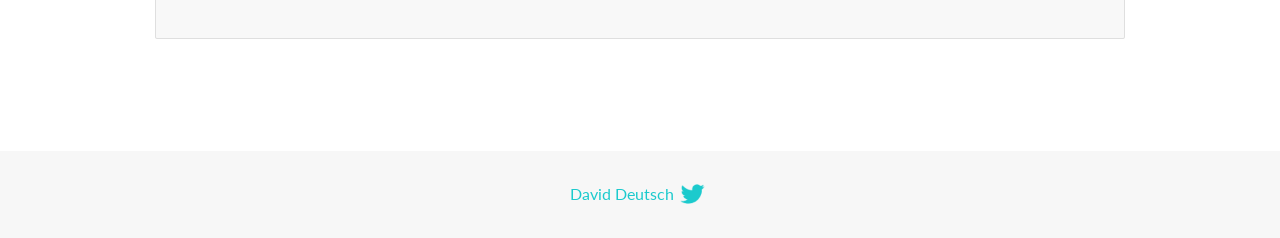
<file: frontend/OwlCarousel2-2.3.4/docs/demos/basic.html>
<!DOCTYPE html>
<html lang="en">
  <head>

    <!-- head -->
    <meta charset="utf-8">
    <meta name="msapplication-tap-highlight" content="no" />
    <meta name="viewport" content="width=device-width, initial-scale=1.0" />
    <meta name="description" content="Basic usage demo">
    <meta name="author" content="David Deutsch">
    <title>
      Basic Demo | Owl Carousel | 2.3.4
    </title>

    <!-- Stylesheets -->
    <link href='https://fonts.googleapis.com/css?family=Lato:300,400,700,400italic,300italic' rel='stylesheet' type='text/css'>
    <link rel="stylesheet" href="../assets/css/docs.theme.min.css">

    <!-- Owl Stylesheets -->
    <link rel="stylesheet" href="../assets/owlcarousel/assets/owl.carousel.min.css">
    <link rel="stylesheet" href="../assets/owlcarousel/assets/owl.theme.default.min.css">

    <!-- HTML5 shim and Respond.js IE8 support of HTML5 elements and media queries -->

    <!--[if lt IE 9]>
      <script src="https://oss.maxcdn.com/libs/html5shiv/3.7.0/html5shiv.js"></script>
      <script src="https://oss.maxcdn.com/libs/respond.js/1.3.0/respond.min.js"></script>
    <![endif]-->

    <!-- Favicons -->
    <link rel="apple-touch-icon-precomposed" sizes="144x144" href="../assets/ico/apple-touch-icon-144-precomposed.png">
    <link rel="shortcut icon" href="../assets/ico/favicon.png">
    <link rel="shortcut icon" href="favicon.ico">

    <!-- Yeah i know js should not be in header. Its required for demos.-->

    <!-- javascript -->
    <script src="../assets/vendors/jquery.min.js"></script>
    <script src="../assets/owlcarousel/owl.carousel.js"></script>
  </head>
  <body>

    <!-- header -->
    <header class="header">
      <div class="row">
        <div class="large-12 columns">
          <div class="brand left">
            <h3>
              <a href="/OwlCarousel2/">owl.carousel.js</a> 
            </h3>
          </div>
          <a id="toggle-nav" class="right">
            <span></span> <span></span> <span></span> 
          </a> 
          <div class="nav-bar">
            <ul class="clearfix">
              <li> <a href="/OwlCarousel2/index.html">Home</a>  </li>
              <li class="active">
                <a href="/OwlCarousel2/demos/demos.html">Demos</a> 
              </li>
              <li> <a href="/OwlCarousel2/docs/started-welcome.html">Docs</a>  </li>
              <li>
                <a href="https://github.com/OwlCarousel2/OwlCarousel2/archive/2.3.4.zip">Download</a> 
                <span class="download"></span> 
              </li>
            </ul>
          </div>
        </div>
      </div>
    </header>

    <!-- title -->
    <section class="title">
      <div class="row">
        <div class="large-12 columns">
          <h1>Basic</h1>
        </div>
      </div>
    </section>

    <!--  Demos -->
    <section id="demos">
      <div class="row">
        <div class="large-12 columns">
          <div class="owl-carousel owl-theme">
            <div class="item">
              <h4>1</h4>
            </div>
            <div class="item">
              <h4>2</h4>
            </div>
            <div class="item">
              <h4>3</h4>
            </div>
            <div class="item">
              <h4>4</h4>
            </div>
            <div class="item">
              <h4>5</h4>
            </div>
            <div class="item">
              <h4>6</h4>
            </div>
            <div class="item">
              <h4>7</h4>
            </div>
            <div class="item">
              <h4>8</h4>
            </div>
            <div class="item">
              <h4>9</h4>
            </div>
            <div class="item">
              <h4>10</h4>
            </div>
            <div class="item">
              <h4>11</h4>
            </div>
            <div class="item">
              <h4>12</h4>
            </div>
          </div>
          <h3 id="overview">Overview</h3>
          <p>Basic usage of Owl Carousel. I used <code>loop:true</code> and <code>margin:10</code>. The structure works with any kind of DOM element. In all of my examples i used <code>&lt;div class=&quot;item&quot;&gt;...&lt;/div&gt;</code> but you could
            put any other element <code>div/span/a/img...</code></p>
          <h3 id="setup">Setup</h3>
          <pre><code>$(&#39;.owl-carousel&#39;).owlCarousel({
    loop:true,
    margin:10,
    nav:true,
    responsive:{
        0:{
            items:1
        },
        600:{
            items:3
        },
        1000:{
            items:5
        }
    }
})</code></pre>
          <h3 id="html">html</h3>
          <pre><code>&lt;div class=&quot;owl-carousel owl-theme&quot;&gt;
    &lt;div class=&quot;item&quot;&gt;&lt;h4&gt;1&lt;/h4&gt;&lt;/div&gt;
    &lt;div class=&quot;item&quot;&gt;&lt;h4&gt;2&lt;/h4&gt;&lt;/div&gt;
    &lt;div class=&quot;item&quot;&gt;&lt;h4&gt;3&lt;/h4&gt;&lt;/div&gt;
    &lt;div class=&quot;item&quot;&gt;&lt;h4&gt;4&lt;/h4&gt;&lt;/div&gt;
    &lt;div class=&quot;item&quot;&gt;&lt;h4&gt;5&lt;/h4&gt;&lt;/div&gt;
    &lt;div class=&quot;item&quot;&gt;&lt;h4&gt;6&lt;/h4&gt;&lt;/div&gt;
    &lt;div class=&quot;item&quot;&gt;&lt;h4&gt;7&lt;/h4&gt;&lt;/div&gt;
    &lt;div class=&quot;item&quot;&gt;&lt;h4&gt;8&lt;/h4&gt;&lt;/div&gt;
    &lt;div class=&quot;item&quot;&gt;&lt;h4&gt;9&lt;/h4&gt;&lt;/div&gt;
    &lt;div class=&quot;item&quot;&gt;&lt;h4&gt;10&lt;/h4&gt;&lt;/div&gt;
    &lt;div class=&quot;item&quot;&gt;&lt;h4&gt;11&lt;/h4&gt;&lt;/div&gt;
    &lt;div class=&quot;item&quot;&gt;&lt;h4&gt;12&lt;/h4&gt;&lt;/div&gt;
&lt;/div&gt;</code></pre>
          <script>
            $(document).ready(function() {
              var owl = $('.owl-carousel');
              owl.owlCarousel({
                margin: 10,
                nav: true,
                loop: true,
                responsive: {
                  0: {
                    items: 1
                  },
                  600: {
                    items: 3
                  },
                  1000: {
                    items: 5
                  }
                }
              })
            })
          </script>
        </div>
      </div>
    </section>

    <!-- footer -->
    <footer class="footer">
      <div class="row">
        <div class="large-12 columns">
          <h5>
            <a href="/OwlCarousel2/docs/support-contact.html">David Deutsch</a> 
            <a id="custom-tweet-button" href="https://twitter.com/share?url=https://github.com/OwlCarousel2/OwlCarousel2&text=Owl Carousel - This is so awesome! " target="_blank"></a> 
          </h5>
        </div>
      </div>
    </footer>

    <!-- vendors -->
    <script src="../assets/vendors/highlight.js"></script>
    <script src="../assets/js/app.js"></script>
  </body>
</html>
</file>
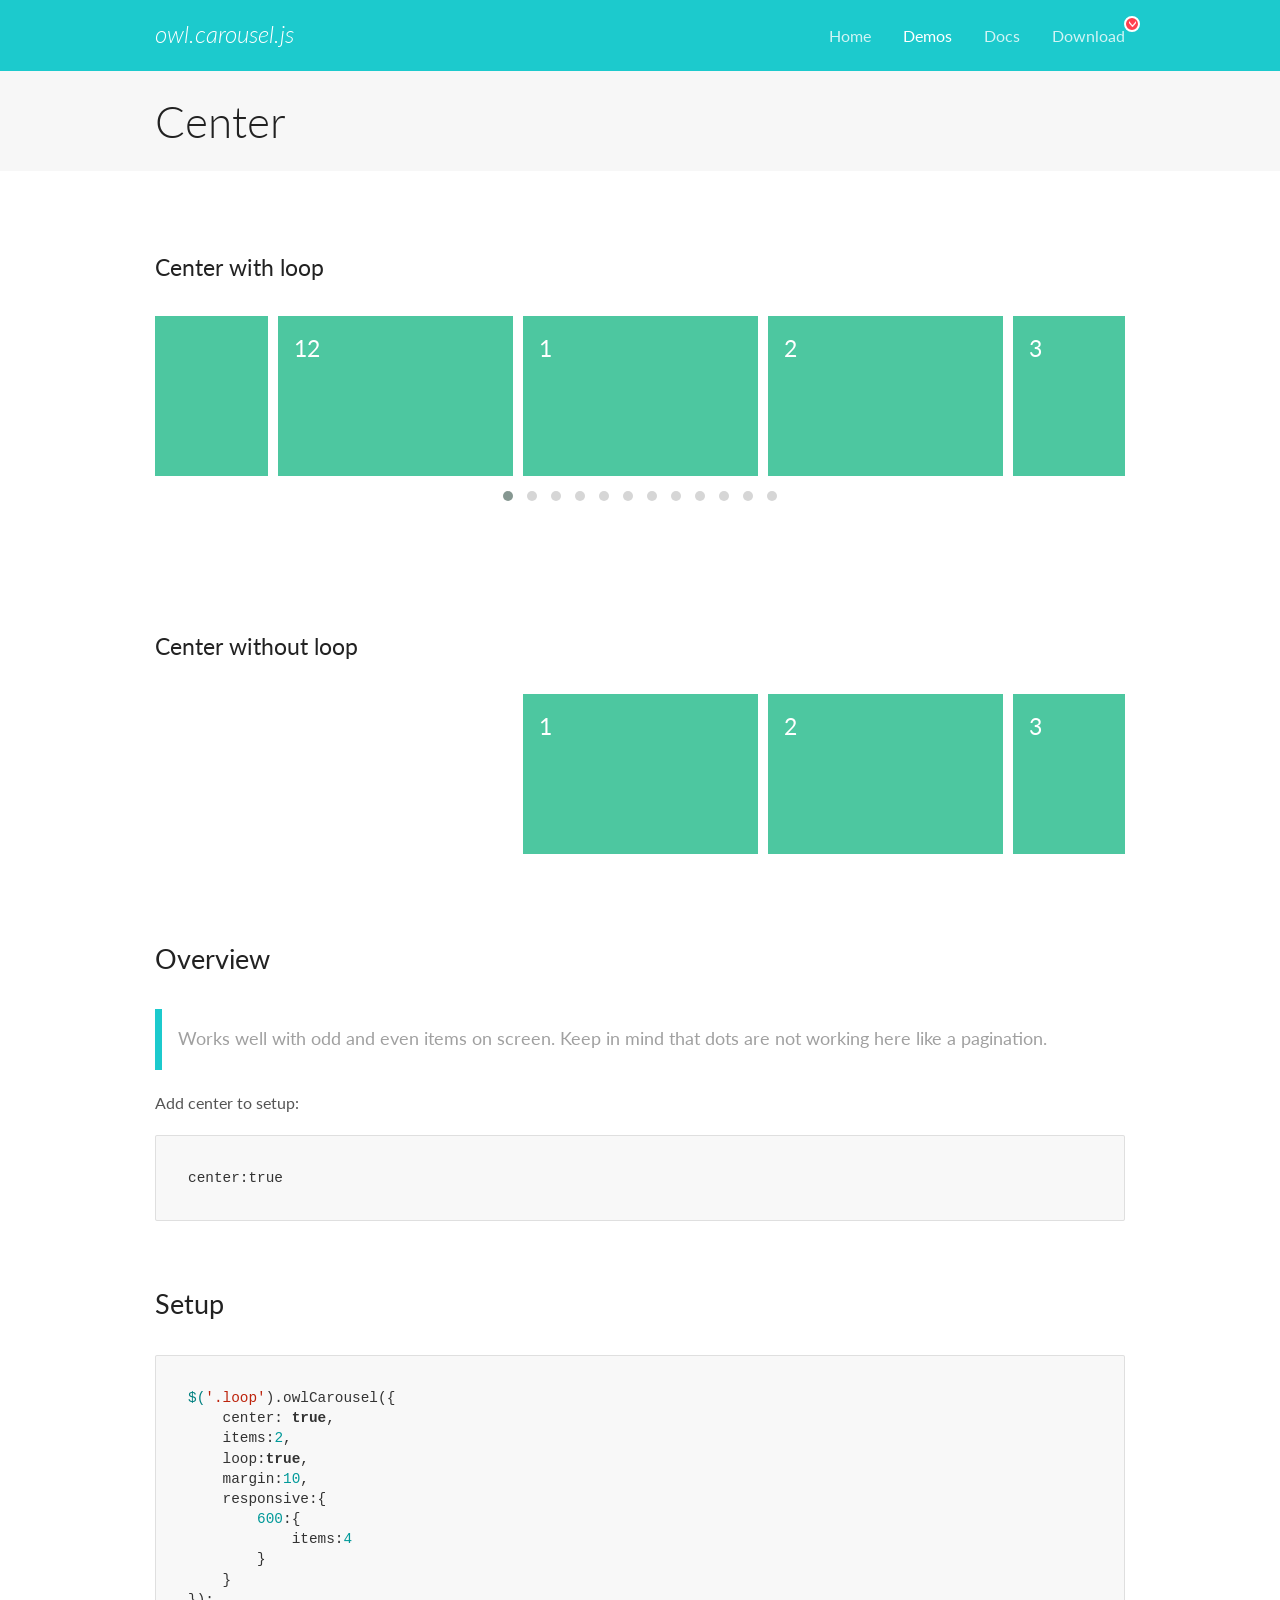
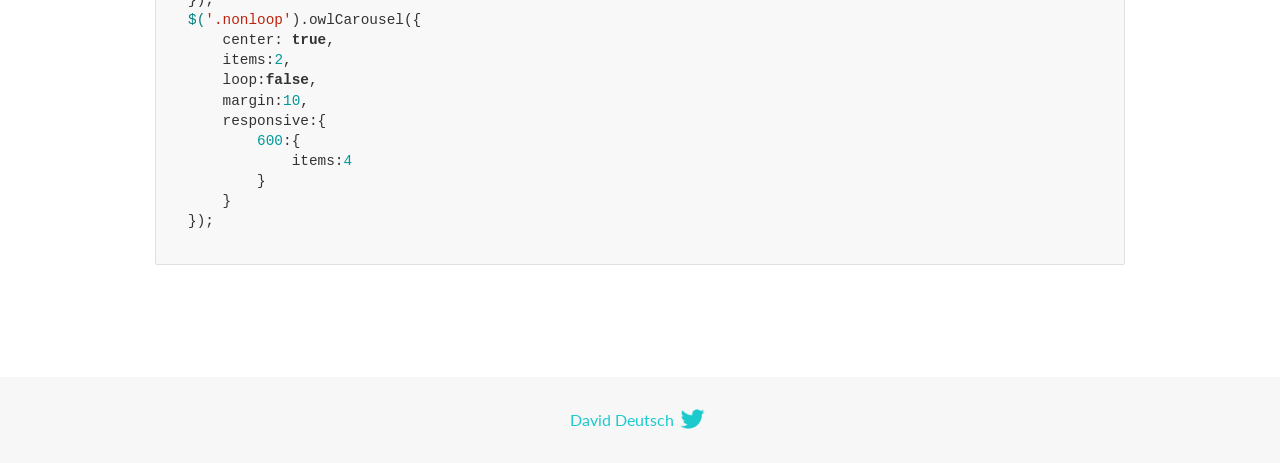
<file: frontend/OwlCarousel2-2.3.4/docs/demos/center.html>
<!DOCTYPE html>
<html lang="en">
  <head>

    <!-- head -->
    <meta charset="utf-8">
    <meta name="msapplication-tap-highlight" content="no" />
    <meta name="viewport" content="width=device-width, initial-scale=1.0" />
    <meta name="description" content="Center carousel">
    <meta name="author" content="David Deutsch">
    <title>
      Center Demo | Owl Carousel | 2.3.4
    </title>

    <!-- Stylesheets -->
    <link href='https://fonts.googleapis.com/css?family=Lato:300,400,700,400italic,300italic' rel='stylesheet' type='text/css'>
    <link rel="stylesheet" href="../assets/css/docs.theme.min.css">

    <!-- Owl Stylesheets -->
    <link rel="stylesheet" href="../assets/owlcarousel/assets/owl.carousel.min.css">
    <link rel="stylesheet" href="../assets/owlcarousel/assets/owl.theme.default.min.css">

    <!-- HTML5 shim and Respond.js IE8 support of HTML5 elements and media queries -->

    <!--[if lt IE 9]>
      <script src="https://oss.maxcdn.com/libs/html5shiv/3.7.0/html5shiv.js"></script>
      <script src="https://oss.maxcdn.com/libs/respond.js/1.3.0/respond.min.js"></script>
    <![endif]-->

    <!-- Favicons -->
    <link rel="apple-touch-icon-precomposed" sizes="144x144" href="../assets/ico/apple-touch-icon-144-precomposed.png">
    <link rel="shortcut icon" href="../assets/ico/favicon.png">
    <link rel="shortcut icon" href="favicon.ico">

    <!-- Yeah i know js should not be in header. Its required for demos.-->

    <!-- javascript -->
    <script src="../assets/vendors/jquery.min.js"></script>
    <script src="../assets/owlcarousel/owl.carousel.js"></script>
  </head>
  <body>

    <!-- header -->
    <header class="header">
      <div class="row">
        <div class="large-12 columns">
          <div class="brand left">
            <h3>
              <a href="/OwlCarousel2/">owl.carousel.js</a> 
            </h3>
          </div>
          <a id="toggle-nav" class="right">
            <span></span> <span></span> <span></span> 
          </a> 
          <div class="nav-bar">
            <ul class="clearfix">
              <li> <a href="/OwlCarousel2/index.html">Home</a>  </li>
              <li class="active">
                <a href="/OwlCarousel2/demos/demos.html">Demos</a> 
              </li>
              <li> <a href="/OwlCarousel2/docs/started-welcome.html">Docs</a>  </li>
              <li>
                <a href="https://github.com/OwlCarousel2/OwlCarousel2/archive/2.3.4.zip">Download</a> 
                <span class="download"></span> 
              </li>
            </ul>
          </div>
        </div>
      </div>
    </header>

    <!-- title -->
    <section class="title">
      <div class="row">
        <div class="large-12 columns">
          <h1>Center</h1>
        </div>
      </div>
    </section>

    <!--  Demos -->
    <section id="demos">
      <div class="row">
        <div class="large-12 columns">
          <h4 id="center-with-loop">Center with loop</h4>
          <div class="loop owl-carousel owl-theme">
            <div class="item">
              <h4>1</h4>
            </div>
            <div class="item">
              <h4>2</h4>
            </div>
            <div class="item">
              <h4>3</h4>
            </div>
            <div class="item">
              <h4>4</h4>
            </div>
            <div class="item">
              <h4>5</h4>
            </div>
            <div class="item">
              <h4>6</h4>
            </div>
            <div class="item">
              <h4>7</h4>
            </div>
            <div class="item">
              <h4>8</h4>
            </div>
            <div class="item">
              <h4>9</h4>
            </div>
            <div class="item">
              <h4>10</h4>
            </div>
            <div class="item">
              <h4>11</h4>
            </div>
            <div class="item">
              <h4>12</h4>
            </div>
          </div>
          <br>
          <h4 id="center-without-loop">Center without loop</h4>
          <div class="nonloop owl-carousel">
            <div class="item">
              <h4>1</h4>
            </div>
            <div class="item">
              <h4>2</h4>
            </div>
            <div class="item">
              <h4>3</h4>
            </div>
            <div class="item">
              <h4>4</h4>
            </div>
            <div class="item">
              <h4>5</h4>
            </div>
            <div class="item">
              <h4>6</h4>
            </div>
            <div class="item">
              <h4>7</h4>
            </div>
            <div class="item">
              <h4>8</h4>
            </div>
            <div class="item">
              <h4>9</h4>
            </div>
            <div class="item">
              <h4>10</h4>
            </div>
            <div class="item">
              <h4>11</h4>
            </div>
            <div class="item">
              <h4>12</h4>
            </div>
          </div>
          <h3 id="overview">Overview</h3>
          <blockquote>
            <p>Works well with odd and even items on screen. Keep in mind that dots are not working here like a pagination.</p>
          </blockquote>
          <p>Add center to setup:</p>
          <pre><code>center:true</code></pre>
          <h3 id="setup">Setup</h3>
          <pre><code>$(&#39;.loop&#39;).owlCarousel({
    center: true,
    items:2,
    loop:true,
    margin:10,
    responsive:{
        600:{
            items:4
        }
    }
});
$(&#39;.nonloop&#39;).owlCarousel({
    center: true,
    items:2,
    loop:false,
    margin:10,
    responsive:{
        600:{
            items:4
        }
    }
});</code></pre>
          <script>
            jQuery(document).ready(function($) {
              $('.loop').owlCarousel({
                center: true,
                items: 2,
                loop: true,
                margin: 10,
                responsive: {
                  600: {
                    items: 4
                  }
                }
              });
              $('.nonloop').owlCarousel({
                center: true,
                items: 2,
                loop: false,
                margin: 10,
                responsive: {
                  600: {
                    items: 4
                  }
                }
              });
            });
          </script>
        </div>
      </div>
    </section>

    <!-- footer -->
    <footer class="footer">
      <div class="row">
        <div class="large-12 columns">
          <h5>
            <a href="/OwlCarousel2/docs/support-contact.html">David Deutsch</a> 
            <a id="custom-tweet-button" href="https://twitter.com/share?url=https://github.com/OwlCarousel2/OwlCarousel2&text=Owl Carousel - This is so awesome! " target="_blank"></a> 
          </h5>
        </div>
      </div>
    </footer>

    <!-- vendors -->
    <script src="../assets/vendors/highlight.js"></script>
    <script src="../assets/js/app.js"></script>
  </body>
</html>
</file>
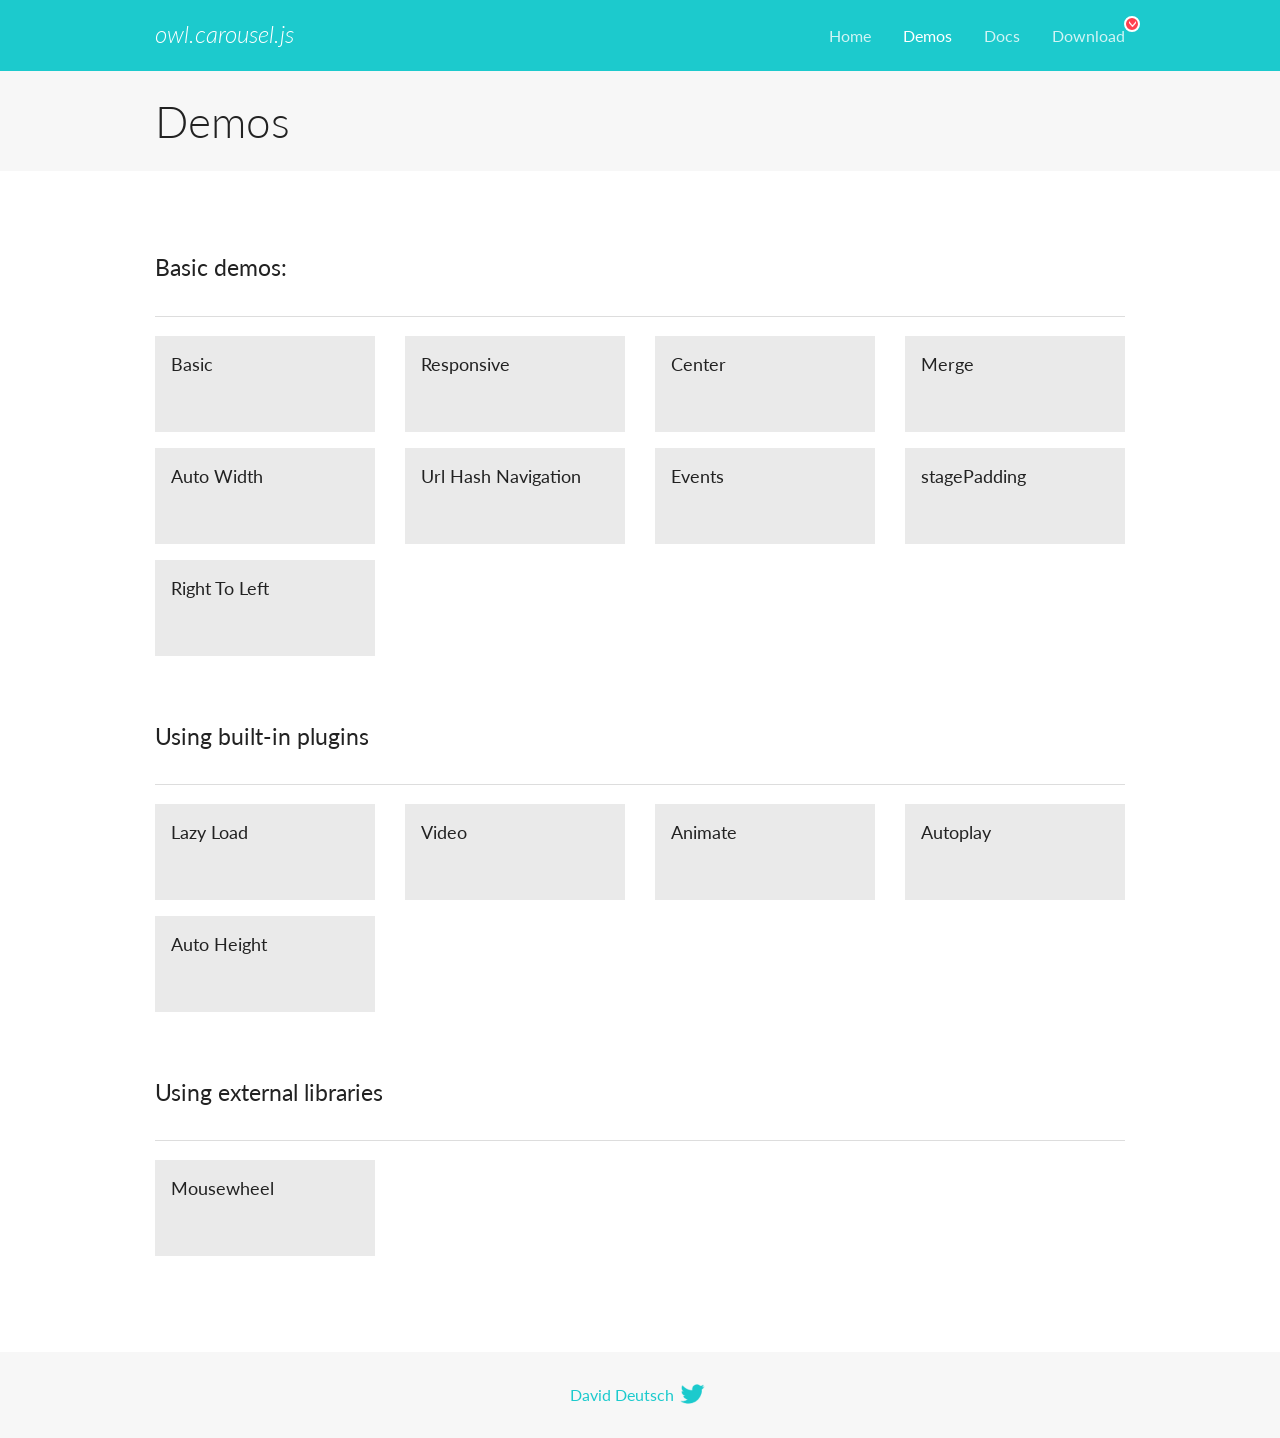
<file: frontend/OwlCarousel2-2.3.4/docs/demos/demos.html>
<!DOCTYPE html>
<html lang="en">
  <head>

    <!-- head -->
    <meta charset="utf-8">
    <meta name="msapplication-tap-highlight" content="no" />
    <meta name="viewport" content="width=device-width, initial-scale=1.0" />
    <meta name="description" content="A list of Owl Carousel examples.">
    <meta name="author" content="David Deutsch">
    <title>
      Demos | Owl Carousel | 2.3.4
    </title>

    <!-- Stylesheets -->
    <link href='https://fonts.googleapis.com/css?family=Lato:300,400,700,400italic,300italic' rel='stylesheet' type='text/css'>
    <link rel="stylesheet" href="../assets/css/docs.theme.min.css">

    <!-- Owl Stylesheets -->
    <link rel="stylesheet" href="../assets/owlcarousel/assets/owl.carousel.min.css">
    <link rel="stylesheet" href="../assets/owlcarousel/assets/owl.theme.default.min.css">

    <!-- HTML5 shim and Respond.js IE8 support of HTML5 elements and media queries -->

    <!--[if lt IE 9]>
      <script src="https://oss.maxcdn.com/libs/html5shiv/3.7.0/html5shiv.js"></script>
      <script src="https://oss.maxcdn.com/libs/respond.js/1.3.0/respond.min.js"></script>
    <![endif]-->

    <!-- Favicons -->
    <link rel="apple-touch-icon-precomposed" sizes="144x144" href="../assets/ico/apple-touch-icon-144-precomposed.png">
    <link rel="shortcut icon" href="../assets/ico/favicon.png">
    <link rel="shortcut icon" href="favicon.ico">

    <!-- Yeah i know js should not be in header. Its required for demos.-->

    <!-- javascript -->
    <script src="../assets/vendors/jquery.min.js"></script>
    <script src="../assets/owlcarousel/owl.carousel.js"></script>
  </head>
  <body>

    <!-- header -->
    <header class="header">
      <div class="row">
        <div class="large-12 columns">
          <div class="brand left">
            <h3>
              <a href="/OwlCarousel2/">owl.carousel.js</a> 
            </h3>
          </div>
          <a id="toggle-nav" class="right">
            <span></span> <span></span> <span></span> 
          </a> 
          <div class="nav-bar">
            <ul class="clearfix">
              <li> <a href="/OwlCarousel2/index.html">Home</a>  </li>
              <li class="active">
                <a href="/OwlCarousel2/demos/demos.html">Demos</a> 
              </li>
              <li> <a href="/OwlCarousel2/docs/started-welcome.html">Docs</a>  </li>
              <li>
                <a href="https://github.com/OwlCarousel2/OwlCarousel2/archive/2.3.4.zip">Download</a> 
                <span class="download"></span> 
              </li>
            </ul>
          </div>
        </div>
      </div>
    </header>

    <!-- title -->
    <section class="title">
      <div class="row">
        <div class="large-12 columns">
          <h1>Demos</h1>
        </div>
      </div>
    </section>

    <!--  Demos -->
    <section id="demos">
      <div class="row">
        <div class="large-12 columns">
          <h4 id="basic-demos-">Basic demos:</h4>
          <hr>
          <div class="demo-list">
            <div class="row">
              <div class="small-6 medium-4 large-3 columns">
                <a href="basic.html" class="demo-block">
                  <h5>Basic </h5>
                </a> 
              </div>
              <div class="small-6 medium-4 large-3 columns">
                <a href="responsive.html" class="demo-block">
                  <h5>Responsive </h5>
                </a> 
              </div>
              <div class="small-6 medium-4 large-3 columns">
                <a href="center.html" class="demo-block">
                  <h5>Center </h5>
                </a> 
              </div>
              <div class="small-6 medium-4 large-3 columns">
                <a href="merge.html" class="demo-block">
                  <h5>Merge </h5>
                </a> 
              </div>
              <div class="small-6 medium-4 large-3 columns">
                <a href="autowidth.html" class="demo-block">
                  <h5>Auto Width </h5>
                </a> 
              </div>
              <div class="small-6 medium-4 large-3 columns">
                <a href="urlhashnav.html" class="demo-block">
                  <h5>Url Hash Navigation </h5>
                </a> 
              </div>
              <div class="small-6 medium-4 large-3 columns">
                <a href="events.html" class="demo-block">
                  <h5>Events </h5>
                </a> 
              </div>
              <div class="small-6 medium-4 large-3 columns">
                <a href="stagepadding.html" class="demo-block">
                  <h5>stagePadding </h5>
                </a> 
              </div>
              <div class="small-6 medium-4 large-3 columns">
                <a href="rtl.html" class="demo-block">
                  <h5>Right To Left </h5>
                </a> 
              </div>
            </div>
          </div>
          <h4 id="using-built-in-plugins">Using built-in plugins</h4>
          <hr>
          <div class="demo-list">
            <div class="row">
              <div class="small-6 medium-4 large-3 columns">
                <a href="lazyLoad.html" class="demo-block">
                  <h5>Lazy Load </h5>
                </a> 
              </div>
              <div class="small-6 medium-4 large-3 columns">
                <a href="video.html" class="demo-block">
                  <h5>Video </h5>
                </a> 
              </div>
              <div class="small-6 medium-4 large-3 columns">
                <a href="animate.html" class="demo-block">
                  <h5>Animate </h5>
                </a> 
              </div>
              <div class="small-6 medium-4 large-3 columns">
                <a href="autoplay.html" class="demo-block">
                  <h5>Autoplay </h5>
                </a> 
              </div>
              <div class="small-6 medium-4 large-3 columns">
                <a href="autoheight.html" class="demo-block">
                  <h5>Auto Height </h5>
                </a> 
              </div>
            </div>
          </div>
          <h4 id="using-external-libraries">Using external libraries</h4>
          <hr>
          <div class="demo-list">
            <div class="row">
              <div class="small-6 medium-4 large-3 columns">
                <a href="mousewheel.html" class="demo-block">
                  <h5>Mousewheel </h5>
                </a> 
              </div>
            </div>
          </div>
        </div>
      </div>
    </section>

    <!-- footer -->
    <footer class="footer">
      <div class="row">
        <div class="large-12 columns">
          <h5>
            <a href="/OwlCarousel2/docs/support-contact.html">David Deutsch</a> 
            <a id="custom-tweet-button" href="https://twitter.com/share?url=https://github.com/OwlCarousel2/OwlCarousel2&text=Owl Carousel - This is so awesome! " target="_blank"></a> 
          </h5>
        </div>
      </div>
    </footer>

    <!-- vendors -->
    <script src="../assets/vendors/highlight.js"></script>
    <script src="../assets/js/app.js"></script>
  </body>
</html>
</file>
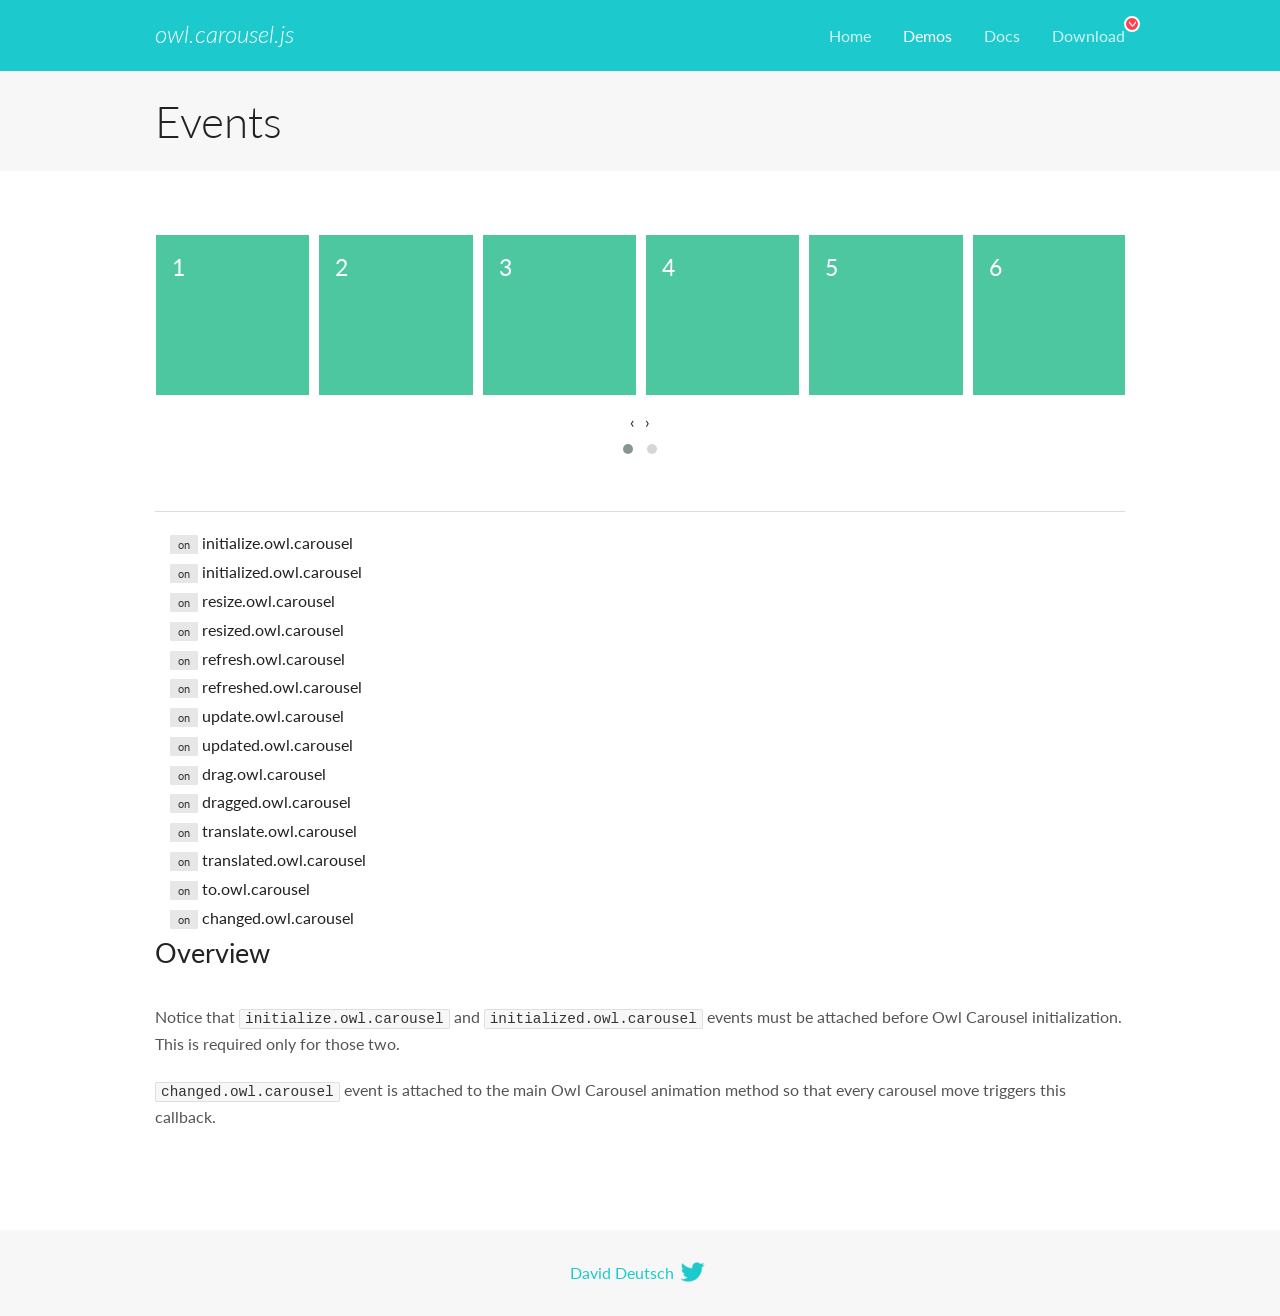
<file: frontend/OwlCarousel2-2.3.4/docs/demos/events.html>
<!DOCTYPE html>
<html lang="en">
  <head>

    <!-- head -->
    <meta charset="utf-8">
    <meta name="msapplication-tap-highlight" content="no" />
    <meta name="viewport" content="width=device-width, initial-scale=1.0" />
    <meta name="description" content="Events usage demo">
    <meta name="author" content="David Deutsch">
    <title>
      Events Demo | Owl Carousel | 2.3.4
    </title>

    <!-- Stylesheets -->
    <link href='https://fonts.googleapis.com/css?family=Lato:300,400,700,400italic,300italic' rel='stylesheet' type='text/css'>
    <link rel="stylesheet" href="../assets/css/docs.theme.min.css">

    <!-- Owl Stylesheets -->
    <link rel="stylesheet" href="../assets/owlcarousel/assets/owl.carousel.min.css">
    <link rel="stylesheet" href="../assets/owlcarousel/assets/owl.theme.default.min.css">

    <!-- HTML5 shim and Respond.js IE8 support of HTML5 elements and media queries -->

    <!--[if lt IE 9]>
      <script src="https://oss.maxcdn.com/libs/html5shiv/3.7.0/html5shiv.js"></script>
      <script src="https://oss.maxcdn.com/libs/respond.js/1.3.0/respond.min.js"></script>
    <![endif]-->

    <!-- Favicons -->
    <link rel="apple-touch-icon-precomposed" sizes="144x144" href="../assets/ico/apple-touch-icon-144-precomposed.png">
    <link rel="shortcut icon" href="../assets/ico/favicon.png">
    <link rel="shortcut icon" href="favicon.ico">

    <!-- Yeah i know js should not be in header. Its required for demos.-->

    <!-- javascript -->
    <script src="../assets/vendors/jquery.min.js"></script>
    <script src="../assets/owlcarousel/owl.carousel.js"></script>
  </head>
  <body>

    <!-- header -->
    <header class="header">
      <div class="row">
        <div class="large-12 columns">
          <div class="brand left">
            <h3>
              <a href="/OwlCarousel2/">owl.carousel.js</a> 
            </h3>
          </div>
          <a id="toggle-nav" class="right">
            <span></span> <span></span> <span></span> 
          </a> 
          <div class="nav-bar">
            <ul class="clearfix">
              <li> <a href="/OwlCarousel2/index.html">Home</a>  </li>
              <li class="active">
                <a href="/OwlCarousel2/demos/demos.html">Demos</a> 
              </li>
              <li> <a href="/OwlCarousel2/docs/started-welcome.html">Docs</a>  </li>
              <li>
                <a href="https://github.com/OwlCarousel2/OwlCarousel2/archive/2.3.4.zip">Download</a> 
                <span class="download"></span> 
              </li>
            </ul>
          </div>
        </div>
      </div>
    </header>

    <!-- title -->
    <section class="title">
      <div class="row">
        <div class="large-12 columns">
          <h1>Events</h1>
        </div>
      </div>
    </section>

    <!--  Demos -->
    <section id="demos">
      <div class="row">
        <div class="large-12 columns">
          <div class="owl-carousel owl-theme">
            <div class="item">
              <h4>1</h4>
            </div>
            <div class="item">
              <h4>2</h4>
            </div>
            <div class="item">
              <h4>3</h4>
            </div>
            <div class="item">
              <h4>4</h4>
            </div>
            <div class="item">
              <h4>5</h4>
            </div>
            <div class="item">
              <h4>6</h4>
            </div>
            <div class="item">
              <h4>7</h4>
            </div>
            <div class="item">
              <h4>8</h4>
            </div>
            <div class="item">
              <h4>9</h4>
            </div>
            <div class="item">
              <h4>10</h4>
            </div>
            <div class="item">
              <h4>11</h4>
            </div>
            <div class="item">
              <h4>12</h4>
            </div>
          </div>
          <hr>
          <div class="large-12 columns callbacks">
            <div><span class="label secondary initialize">on</span>  initialize.owl.carousel </div>
            <div><span class="label secondary initialized">on</span>  initialized.owl.carousel </div>
            <div><span class="label secondary resize">on</span>  resize.owl.carousel </div>
            <div><span class="label secondary resized">on</span>  resized.owl.carousel </div>
            <div><span class="label secondary refresh">on</span>  refresh.owl.carousel </div>
            <div><span class="label secondary refreshed">on</span>  refreshed.owl.carousel </div>
            <div><span class="label secondary update">on</span>  update.owl.carousel </div>
            <div><span class="label secondary updated">on</span>  updated.owl.carousel </div>
            <div><span class="label secondary drag">on</span>  drag.owl.carousel </div>
            <div><span class="label secondary dragged">on</span>  dragged.owl.carousel </div>
            <div><span class="label secondary translate">on</span>  translate.owl.carousel </div>
            <div><span class="label secondary translated">on</span>  translated.owl.carousel </div>
            <div><span class="label secondary to">on</span>  to.owl.carousel </div>
            <div><span class="label secondary changed">on</span>  changed.owl.carousel </div>
          </div>
          <h3 id="overview">Overview</h3>
          <p>Notice that <code>initialize.owl.carousel</code> and <code>initialized.owl.carousel</code> events must be attached before Owl Carousel initialization. This is required only for those two.</p>
          <p><code>changed.owl.carousel</code> event is attached to the main Owl Carousel animation method so that every carousel move triggers this callback.</p>
          <script>
            jQuery(document).ready(function($) {
              var owl = $('.owl-carousel');
              owl.on('initialize.owl.carousel initialized.owl.carousel ' +
                'initialize.owl.carousel initialize.owl.carousel ' +
                'resize.owl.carousel resized.owl.carousel ' +
                'refresh.owl.carousel refreshed.owl.carousel ' +
                'update.owl.carousel updated.owl.carousel ' +
                'drag.owl.carousel dragged.owl.carousel ' +
                'translate.owl.carousel translated.owl.carousel ' +
                'to.owl.carousel changed.owl.carousel',
                function(e) {
                  $('.' + e.type)
                    .removeClass('secondary')
                    .addClass('success');
                  window.setTimeout(function() {
                    $('.' + e.type)
                      .removeClass('success')
                      .addClass('secondary');
                  }, 500);
                });
              owl.owlCarousel({
                loop: true,
                nav: true,
                lazyLoad: true,
                margin: 10,
                video: true,
                responsive: {
                  0: {
                    items: 1
                  },
                  600: {
                    items: 3
                  },
                  960: {
                    items: 5,
                  },
                  1200: {
                    items: 6
                  }
                }
              });
            });
          </script>
        </div>
      </div>
    </section>

    <!-- footer -->
    <footer class="footer">
      <div class="row">
        <div class="large-12 columns">
          <h5>
            <a href="/OwlCarousel2/docs/support-contact.html">David Deutsch</a> 
            <a id="custom-tweet-button" href="https://twitter.com/share?url=https://github.com/OwlCarousel2/OwlCarousel2&text=Owl Carousel - This is so awesome! " target="_blank"></a> 
          </h5>
        </div>
      </div>
    </footer>

    <!-- vendors -->
    <script src="../assets/vendors/highlight.js"></script>
    <script src="../assets/js/app.js"></script>
  </body>
</html>
</file>
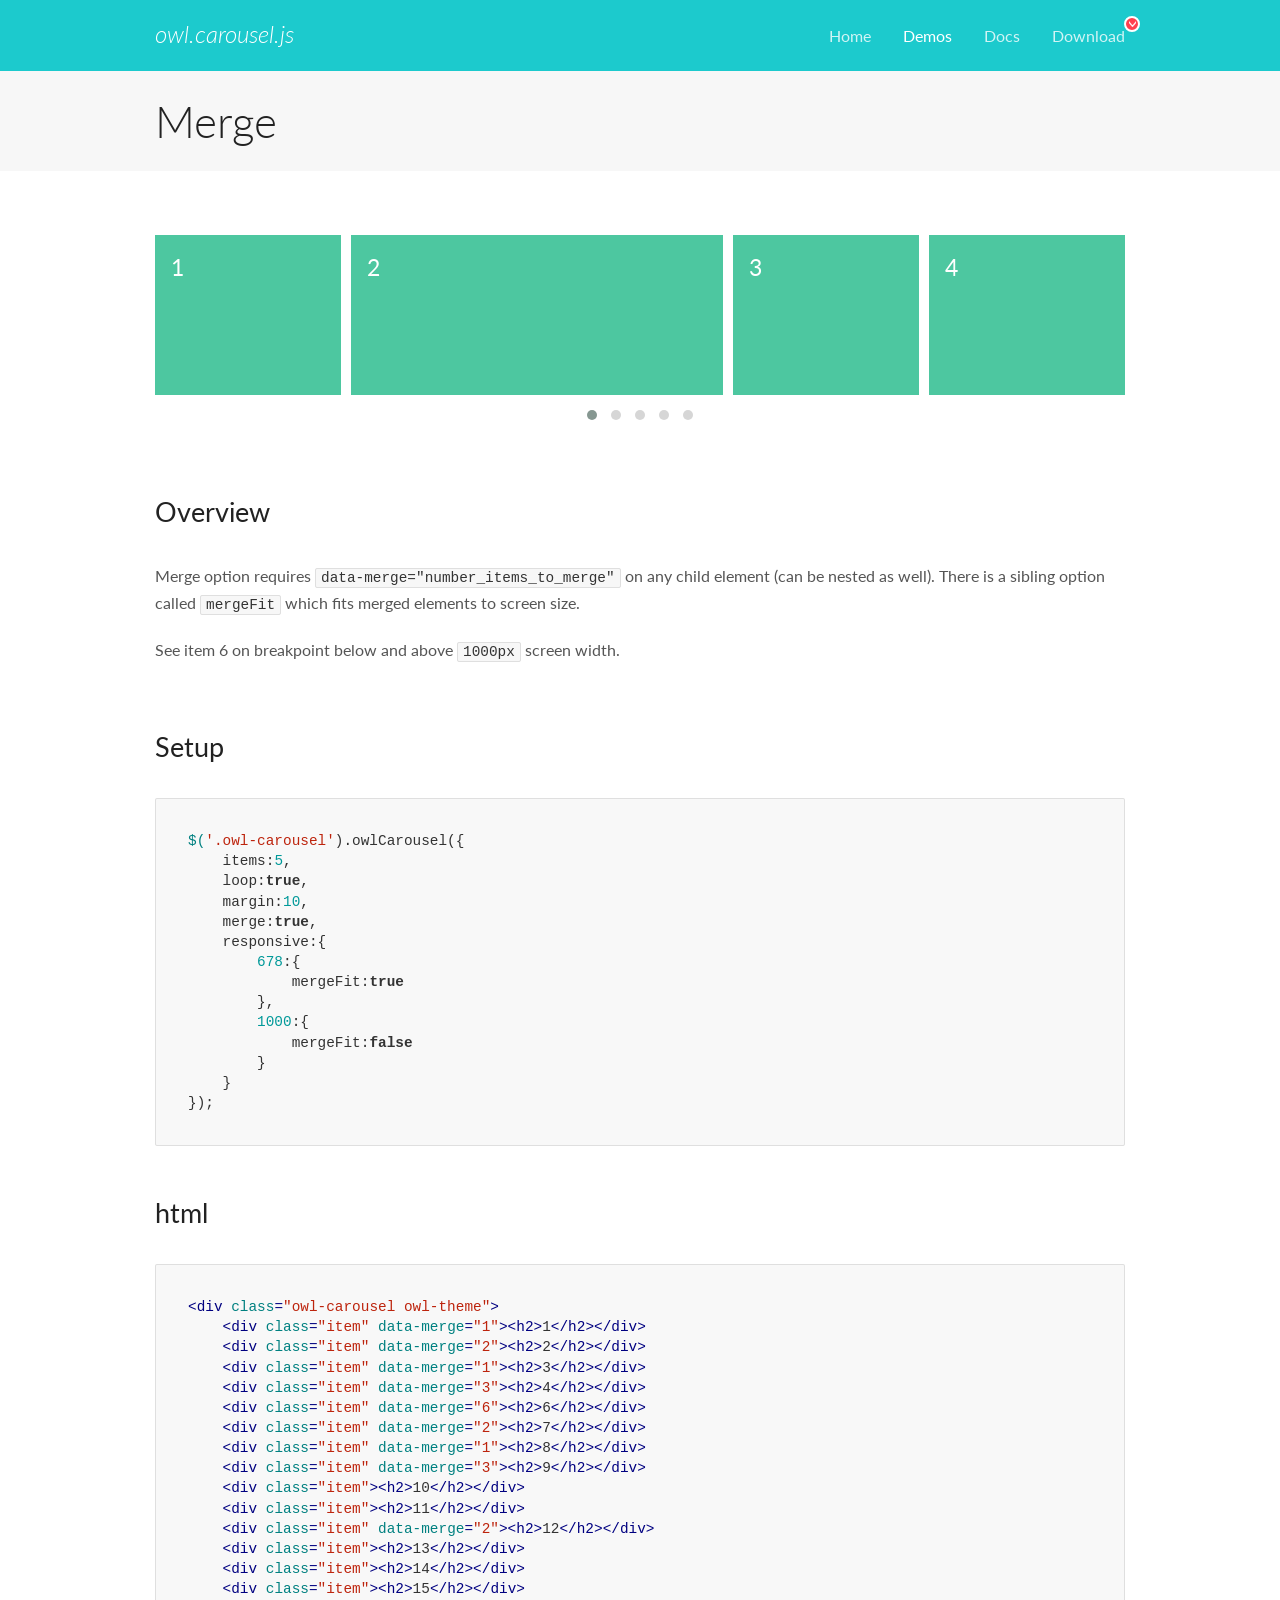
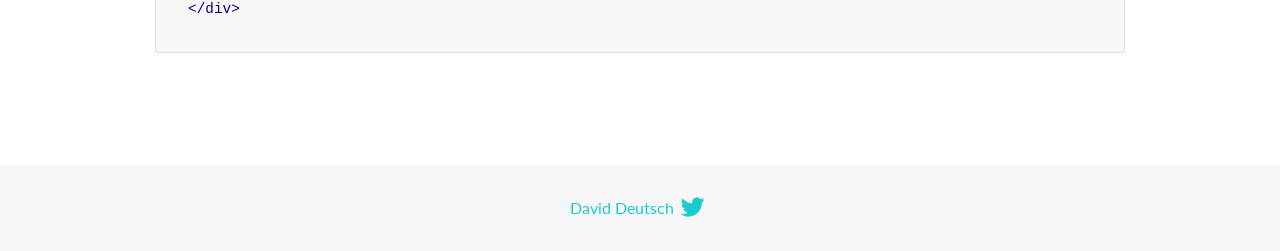
<file: frontend/OwlCarousel2-2.3.4/docs/demos/merge.html>
<!DOCTYPE html>
<html lang="en">
  <head>

    <!-- head -->
    <meta charset="utf-8">
    <meta name="msapplication-tap-highlight" content="no" />
    <meta name="viewport" content="width=device-width, initial-scale=1.0" />
    <meta name="description" content="Merge Items">
    <meta name="author" content="David Deutsch">
    <title>
      Merge Demo | Owl Carousel | 2.3.4
    </title>

    <!-- Stylesheets -->
    <link href='https://fonts.googleapis.com/css?family=Lato:300,400,700,400italic,300italic' rel='stylesheet' type='text/css'>
    <link rel="stylesheet" href="../assets/css/docs.theme.min.css">

    <!-- Owl Stylesheets -->
    <link rel="stylesheet" href="../assets/owlcarousel/assets/owl.carousel.min.css">
    <link rel="stylesheet" href="../assets/owlcarousel/assets/owl.theme.default.min.css">

    <!-- HTML5 shim and Respond.js IE8 support of HTML5 elements and media queries -->

    <!--[if lt IE 9]>
      <script src="https://oss.maxcdn.com/libs/html5shiv/3.7.0/html5shiv.js"></script>
      <script src="https://oss.maxcdn.com/libs/respond.js/1.3.0/respond.min.js"></script>
    <![endif]-->

    <!-- Favicons -->
    <link rel="apple-touch-icon-precomposed" sizes="144x144" href="../assets/ico/apple-touch-icon-144-precomposed.png">
    <link rel="shortcut icon" href="../assets/ico/favicon.png">
    <link rel="shortcut icon" href="favicon.ico">

    <!-- Yeah i know js should not be in header. Its required for demos.-->

    <!-- javascript -->
    <script src="../assets/vendors/jquery.min.js"></script>
    <script src="../assets/owlcarousel/owl.carousel.js"></script>
  </head>
  <body>

    <!-- header -->
    <header class="header">
      <div class="row">
        <div class="large-12 columns">
          <div class="brand left">
            <h3>
              <a href="/OwlCarousel2/">owl.carousel.js</a> 
            </h3>
          </div>
          <a id="toggle-nav" class="right">
            <span></span> <span></span> <span></span> 
          </a> 
          <div class="nav-bar">
            <ul class="clearfix">
              <li> <a href="/OwlCarousel2/index.html">Home</a>  </li>
              <li class="active">
                <a href="/OwlCarousel2/demos/demos.html">Demos</a> 
              </li>
              <li> <a href="/OwlCarousel2/docs/started-welcome.html">Docs</a>  </li>
              <li>
                <a href="https://github.com/OwlCarousel2/OwlCarousel2/archive/2.3.4.zip">Download</a> 
                <span class="download"></span> 
              </li>
            </ul>
          </div>
        </div>
      </div>
    </header>

    <!-- title -->
    <section class="title">
      <div class="row">
        <div class="large-12 columns">
          <h1>Merge</h1>
        </div>
      </div>
    </section>

    <!--  Demos -->
    <section id="demos">
      <div class="row">
        <div class="large-12 columns">
          <div class="owl-carousel owl-theme">
            <div class="item" data-merge="1">
              <h4>1</h4>
            </div>
            <div class="item" data-merge="2">
              <h4>2</h4>
            </div>
            <div class="item" data-merge="1">
              <h4>3</h4>
            </div>
            <div class="item" data-merge="3">
              <h4>4</h4>
            </div>
            <div class="item" data-merge="6">
              <h4>6</h4>
            </div>
            <div class="item" data-merge="2">
              <h4>7</h4>
            </div>
            <div class="item" data-merge="1">
              <h4>8</h4>
            </div>
            <div class="item" data-merge="3">
              <h4>9</h4>
            </div>
            <div class="item">
              <h4>10</h4>
            </div>
            <div class="item">
              <h4>11</h4>
            </div>
            <div class="item" data-merge="2">
              <h4>12</h4>
            </div>
            <div class="item">
              <h4>13</h4>
            </div>
            <div class="item">
              <h4>14</h4>
            </div>
            <div class="item">
              <h4>15</h4>
            </div>
          </div>
          <h3 id="overview">Overview</h3>
          <p>Merge option requires <code>data-merge=&quot;number_items_to_merge&quot;</code> on any child element (can be nested as well). There is a sibling option called <code>mergeFit</code> which fits merged elements to screen size. </p>
          <p>See item 6 on breakpoint below and above <code>1000px</code> screen width.</p>
          <h3 id="setup">Setup</h3>
          <pre><code>$(&#39;.owl-carousel&#39;).owlCarousel({
    items:5,
    loop:true,
    margin:10,
    merge:true,
    responsive:{
        678:{
            mergeFit:true
        },
        1000:{
            mergeFit:false
        }
    }
});</code></pre>
          <h3 id="html">html</h3>
          <pre><code>&lt;div class=&quot;owl-carousel owl-theme&quot;&gt;
    &lt;div class=&quot;item&quot; data-merge=&quot;1&quot;&gt;&lt;h2&gt;1&lt;/h2&gt;&lt;/div&gt;
    &lt;div class=&quot;item&quot; data-merge=&quot;2&quot;&gt;&lt;h2&gt;2&lt;/h2&gt;&lt;/div&gt;
    &lt;div class=&quot;item&quot; data-merge=&quot;1&quot;&gt;&lt;h2&gt;3&lt;/h2&gt;&lt;/div&gt;
    &lt;div class=&quot;item&quot; data-merge=&quot;3&quot;&gt;&lt;h2&gt;4&lt;/h2&gt;&lt;/div&gt;
    &lt;div class=&quot;item&quot; data-merge=&quot;6&quot;&gt;&lt;h2&gt;6&lt;/h2&gt;&lt;/div&gt;
    &lt;div class=&quot;item&quot; data-merge=&quot;2&quot;&gt;&lt;h2&gt;7&lt;/h2&gt;&lt;/div&gt;
    &lt;div class=&quot;item&quot; data-merge=&quot;1&quot;&gt;&lt;h2&gt;8&lt;/h2&gt;&lt;/div&gt;
    &lt;div class=&quot;item&quot; data-merge=&quot;3&quot;&gt;&lt;h2&gt;9&lt;/h2&gt;&lt;/div&gt;
    &lt;div class=&quot;item&quot;&gt;&lt;h2&gt;10&lt;/h2&gt;&lt;/div&gt;
    &lt;div class=&quot;item&quot;&gt;&lt;h2&gt;11&lt;/h2&gt;&lt;/div&gt;
    &lt;div class=&quot;item&quot; data-merge=&quot;2&quot;&gt;&lt;h2&gt;12&lt;/h2&gt;&lt;/div&gt;
    &lt;div class=&quot;item&quot;&gt;&lt;h2&gt;13&lt;/h2&gt;&lt;/div&gt;
    &lt;div class=&quot;item&quot;&gt;&lt;h2&gt;14&lt;/h2&gt;&lt;/div&gt;
    &lt;div class=&quot;item&quot;&gt;&lt;h2&gt;15&lt;/h2&gt;&lt;/div&gt;
&lt;/div&gt;</code></pre>
          <script>
            $(document).ready(function() {
              $('.owl-carousel').owlCarousel({
                items: 5,
                loop: true,
                margin: 10,
                merge: true,
                responsive: {
                  678: {
                    mergeFit: true
                  },
                  1000: {
                    mergeFit: false
                  }
                }
              });
            })
          </script>
        </div>
      </div>
    </section>

    <!-- footer -->
    <footer class="footer">
      <div class="row">
        <div class="large-12 columns">
          <h5>
            <a href="/OwlCarousel2/docs/support-contact.html">David Deutsch</a> 
            <a id="custom-tweet-button" href="https://twitter.com/share?url=https://github.com/OwlCarousel2/OwlCarousel2&text=Owl Carousel - This is so awesome! " target="_blank"></a> 
          </h5>
        </div>
      </div>
    </footer>

    <!-- vendors -->
    <script src="../assets/vendors/highlight.js"></script>
    <script src="../assets/js/app.js"></script>
  </body>
</html>
</file>
